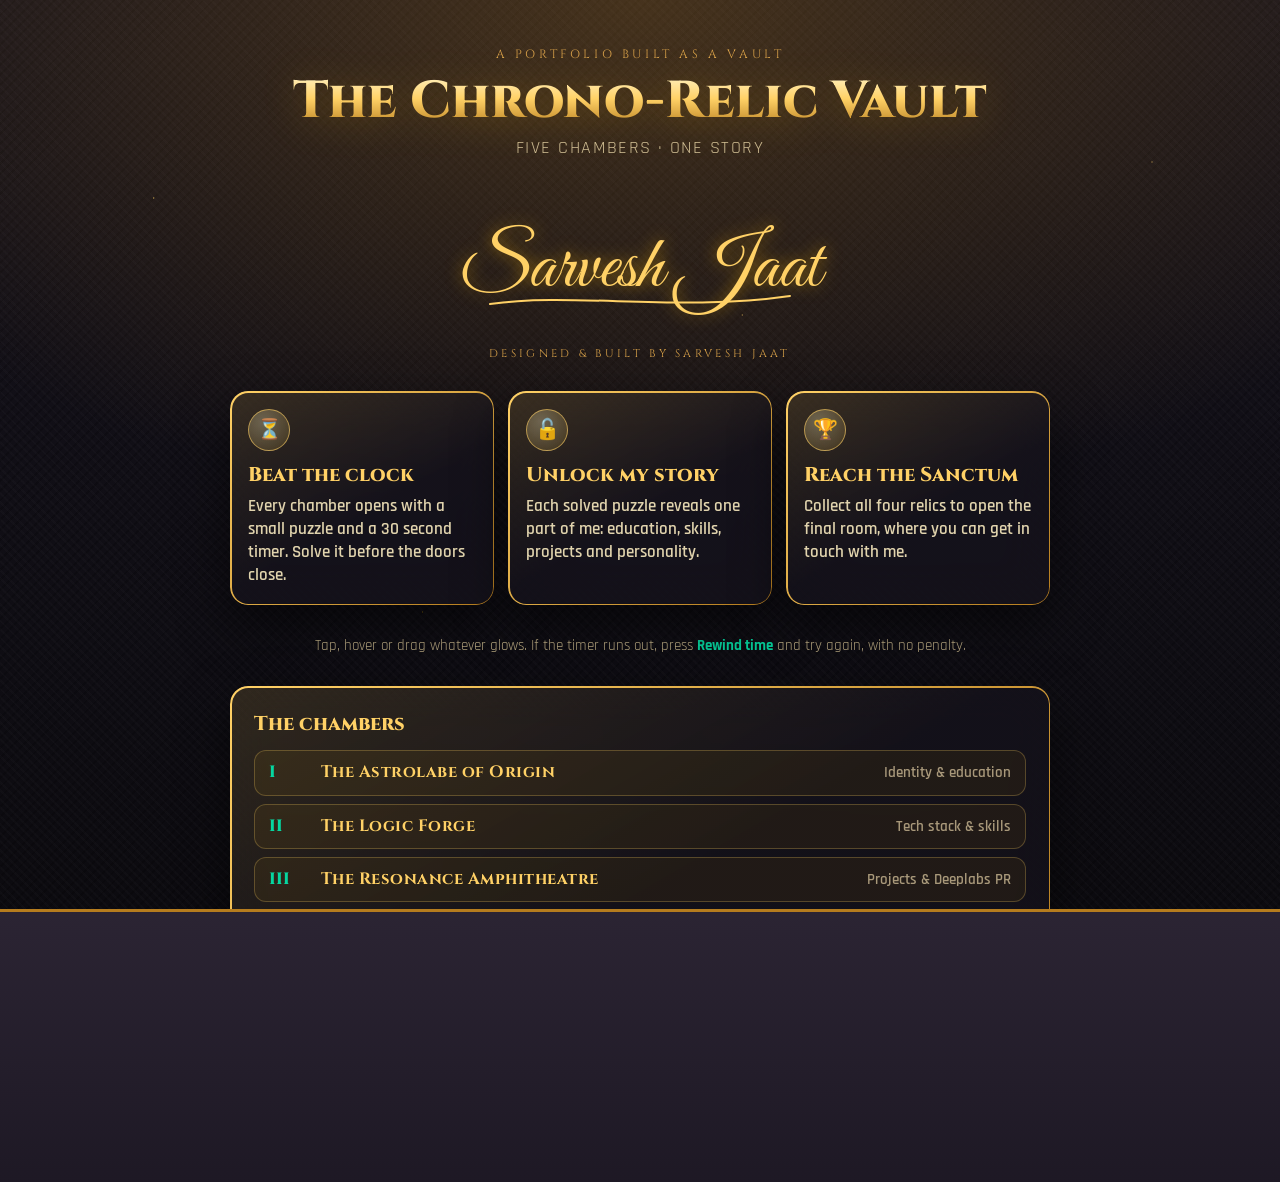
<file: index.html>
<!DOCTYPE html>
<html lang="en">
<head>
<meta charset="utf-8">
<meta name="viewport" content="width=device-width, initial-scale=1, viewport-fit=cover">
<meta name="theme-color" content="#0B0A0E">
<link rel="icon" href="favicon.svg" type="image/svg+xml">
<link rel="icon" href="favicon-32.png" sizes="32x32" type="image/png">
<link rel="apple-touch-icon" href="apple-touch-icon.png">
<title>The Chrono-Relic Vault — Sarvesh Jaat's Portfolio</title>
<meta name="description" content="Sarvesh Jaat's portfolio built as an interactive vault. Solve five puzzle chambers to explore his education, skills, projects, interests and contact details.">
<link rel="canonical" href="https://sj-portfolio-inky.vercel.app/">
<meta property="og:type" content="website">
<meta property="og:site_name" content="The Chrono-Relic Vault">
<meta property="og:title" content="The Chrono-Relic Vault — Sarvesh Jaat's Portfolio">
<meta property="og:description" content="Sarvesh Jaat's portfolio built as an interactive vault. Solve five puzzle chambers to explore his education, skills, projects, interests and contact details.">
<meta property="og:url" content="https://sj-portfolio-inky.vercel.app/">
<meta property="og:image" content="https://sj-portfolio-inky.vercel.app/og-image.jpg">
<meta property="og:image:width" content="1200">
<meta property="og:image:height" content="630">
<meta property="og:image:alt" content="Sarvesh Jaat, B.Tech CSE student at IIIT Raichur">
<meta name="twitter:card" content="summary_large_image">
<meta name="twitter:title" content="The Chrono-Relic Vault — Sarvesh Jaat's Portfolio">
<meta name="twitter:description" content="Sarvesh Jaat's portfolio built as an interactive vault. Solve five puzzle chambers to explore his education, skills, projects, interests and contact details.">
<meta name="twitter:image" content="https://sj-portfolio-inky.vercel.app/og-image.jpg">
<link rel="preconnect" href="https://fonts.googleapis.com">
<link rel="preconnect" href="https://fonts.gstatic.com" crossorigin>
<link rel="stylesheet" href="https://fonts.googleapis.com/css2?family=Cinzel:wght@600;800&amp;family=Rajdhani:wght@500;600;700&amp;family=Great+Vibes&amp;display=swap">
<link rel="stylesheet" href="vault.css">
<link rel="stylesheet" href="p0.css">
</head>
<body>
<div class="vault p0" id="vault">
  <div class="dust" aria-hidden="true"></div>
  <div class="gate t" aria-hidden="true"></div>
  <div class="gate b" aria-hidden="true"></div>

  <main class="stage">
    <header class="head">
      <p class="eyebrow">A portfolio built as a vault</p>
      <h1>The Chrono-Relic Vault</h1>
      <p class="sub">Five chambers · one story</p>
    </header>

    <svg class="sig" viewBox="0 0 420 110" role="img" aria-label="Signature: Sarvesh Jaat">
      <text x="210" y="74" text-anchor="middle">Sarvesh Jaat</text>
      <path class="under" pathLength="1" d="M60 92 C140 80 250 100 360 84"/>
    </svg>
    <p class="by">Designed &amp; built by Sarvesh Jaat</p>

    <section class="how" aria-label="How it works">
      <div class="glass"><span class="ic" aria-hidden="true">⏳</span><h2>Beat the clock</h2><p>Every chamber opens with a small puzzle and a 30 second timer. Solve it before the doors close.</p></div>
      <div class="glass"><span class="ic" aria-hidden="true">🔓</span><h2>Unlock my story</h2><p>Each solved puzzle reveals one part of me: education, skills, projects and personality.</p></div>
      <div class="glass"><span class="ic" aria-hidden="true">🏆</span><h2>Reach the Sanctum</h2><p>Collect all four relics to open the final room, where you can get in touch with me.</p></div>
    </section>
    <p class="tip">Tap, hover or drag whatever glows. If the timer runs out, press <b>Rewind time</b> and try again, with no penalty.</p>

    <section class="map glass" aria-label="The chambers">
      <h2>The chambers</h2>
      <ol>
        <li><b>The Astrolabe of Origin</b><span>Identity &amp; education</span></li>
        <li><b>The Logic Forge</b><span>Tech stack &amp; skills</span></li>
        <li><b>The Resonance Amphitheatre</b><span>Projects &amp; Deeplabs PR</span></li>
        <li><b>The Chronos Compass</b><span>About me &amp; interests</span></li>
        <li><b>The Grand Alchemist's Sanctum</b><span>Overview &amp; contact</span></li>
      </ol>
    </section>

    <a class="begin" href="chamber-1.html">Begin the journey <span aria-hidden="true">▸</span></a>
  </main>
</div>
</body>
</html>
</file>
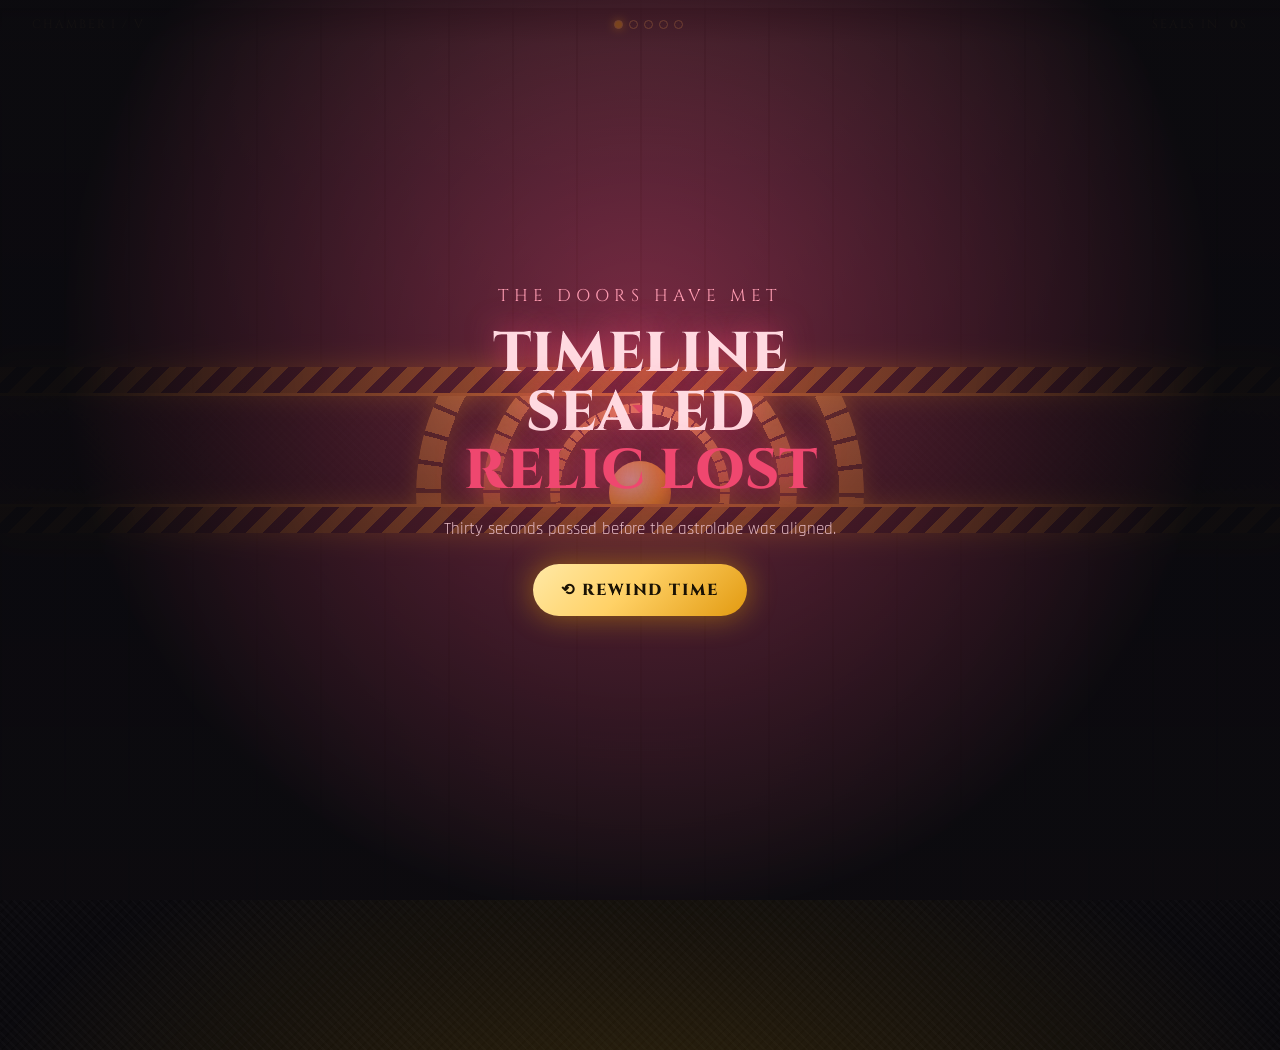
<file: chamber-1.html>
<!DOCTYPE html>
<html lang="en">
<head>
<meta charset="utf-8">
<meta name="viewport" content="width=device-width, initial-scale=1, viewport-fit=cover">
<meta name="theme-color" content="#0B0A0E">
<link rel="icon" href="favicon.svg" type="image/svg+xml">
<link rel="icon" href="favicon-32.png" sizes="32x32" type="image/png">
<link rel="apple-touch-icon" href="apple-touch-icon.png">
<title>Chamber I · The Astrolabe of Origin — Sarvesh Jaat</title>
<meta name="description" content="Chamber I of Sarvesh Jaat's portfolio: B.Tech CSE student at IIIT Raichur, JEE Main 95.1 percentile, school scores and where he comes from. Align the astrolabe.">
<link rel="canonical" href="https://sj-portfolio-inky.vercel.app/chamber-1.html">
<meta property="og:type" content="website">
<meta property="og:site_name" content="The Chrono-Relic Vault">
<meta property="og:title" content="Chamber I · The Astrolabe of Origin — Sarvesh Jaat">
<meta property="og:description" content="Chamber I of Sarvesh Jaat's portfolio: B.Tech CSE student at IIIT Raichur, JEE Main 95.1 percentile, school scores and where he comes from. Align the astrolabe.">
<meta property="og:url" content="https://sj-portfolio-inky.vercel.app/chamber-1.html">
<meta property="og:image" content="https://sj-portfolio-inky.vercel.app/og-image.jpg">
<meta property="og:image:width" content="1200">
<meta property="og:image:height" content="630">
<meta property="og:image:alt" content="Sarvesh Jaat, B.Tech CSE student at IIIT Raichur">
<meta name="twitter:card" content="summary_large_image">
<meta name="twitter:title" content="Chamber I · The Astrolabe of Origin — Sarvesh Jaat">
<meta name="twitter:description" content="Chamber I of Sarvesh Jaat's portfolio: B.Tech CSE student at IIIT Raichur, JEE Main 95.1 percentile, school scores and where he comes from. Align the astrolabe.">
<meta name="twitter:image" content="https://sj-portfolio-inky.vercel.app/og-image.jpg">
<link rel="preconnect" href="https://fonts.googleapis.com">
<link rel="preconnect" href="https://fonts.gstatic.com" crossorigin>
<link rel="stylesheet" href="https://fonts.googleapis.com/css2?family=Cinzel:wght@600;800&amp;family=Rajdhani:wght@500;600;700&amp;display=swap">
<link rel="stylesheet" href="vault.css">
<link rel="stylesheet" href="p1.css">
</head>
<body>
<div class="vault p1" id="vault">

  <!-- state inputs (siblings of .stage so ~ selectors work) -->
  <input type="checkbox" id="r1" class="lock-in in-r1">
  <input type="checkbox" id="r2" class="lock-in in-r2">
  <input type="checkbox" id="r3" class="lock-in in-r3 puzzle-lock">
  <input type="radio" name="orb" id="oS" class="in-oS" checked>
  <input type="radio" name="orb" id="o1" class="in-o1">
  <input type="radio" name="orb" id="o2" class="in-o2">
  <input type="radio" name="orb" id="o3" class="in-o3">

  <div class="dust" aria-hidden="true"></div>
  <div class="vignette" aria-hidden="true"></div>

  <div class="hud">
    <span class="chip">Chamber I / V</span>
    <span class="pips" aria-hidden="true"><i class="on"></i><i></i><i></i><i></i><i></i></span>
    <span class="clock"><span class="state-run">Seals in <b class="count"></b>s</span><span class="state-ok">Seal broken</span></span>
    <div class="hourglass" aria-hidden="true"><i></i></div>
  </div>

  <div class="door-wrap top" aria-hidden="true"><div class="door"></div></div>
  <div class="door-wrap bot" aria-hidden="true"><div class="door"></div></div>

  <main class="stage">
    <header class="head">
      <p class="eyebrow">The Chrono-Relic Vault · Chamber I</p>
      <h1>The Astrolabe of Origin</h1>
      <p class="sub">Identity &amp; Education</p>
      <p class="mission"><span class="m-run">Click the 3 ring locks, outer → inner, before the vault seals</span><span class="m-done">Astrolabe aligned — hover or tap a sphere</span></p>
    </header>

    <div class="scene">
      <!-- LOCK: the astrolabe -->
      <div class="astro fadeout">
        <span class="mark" aria-hidden="true"></span>
        <label class="ring ring1" for="r1" aria-label="Lock outer ring"></label>
        <label class="ring ring2" for="r2" aria-label="Lock middle ring"></label>
        <label class="ring ring3" for="r3" aria-label="Lock inner ring"></label>
        <span class="core" aria-hidden="true"></span>
      </div>

      <!-- REVEAL: the floating orrery -->
      <div class="orrery swapin">
        <div class="plane">
          <i class="halo"></i>
          <div class="orbit ob1"><div class="ox"><div class="oy"><label class="planet hv pl1" for="o1" aria-label="Orbit 1 – Origin"><b>I</b></label></div></div></div>
          <div class="orbit ob2"><div class="ox"><div class="oy"><label class="planet hv pl2" for="o2" aria-label="Orbit 2 – Primary Engine"><b>II</b></label></div></div></div>
          <div class="orbit ob3"><div class="ox"><div class="oy"><label class="planet hv pl3" for="o3" aria-label="Orbit 3 – Entrance Exam"><b>III</b></label></div></div></div>
          <label class="sun hv pls" for="oS" aria-label="Core Sun"><b>SJ</b></label>
        </div>
      </div>
    </div>

    <p class="lamps" aria-hidden="true"><i class="l1"></i><i class="l2"></i><i class="l3"></i></p>

    <section class="lens glass swapin" aria-live="polite">
      <div class="info iS">
        <p class="k">Core Sun</p>
        <h2>Sarvesh Jaat</h2>
        <p class="v">ID · CS26B1050</p>
      </div>
      <div class="info i1">
        <p class="k">Orbit I · Origin</p>
        <h2>Rajasthan, India</h2>
        <p class="v">Born 25 October 2007</p>
        <p class="v">Where it all began</p>
      </div>
      <div class="info i2">
        <p class="k">Orbit II · Primary Engine</p>
        <h2>B.Tech · Computer Science &amp; Engineering</h2>
        <p class="v">IIIT Raichur · 2026 – Present</p>
      </div>
      <div class="info i3">
        <p class="k">Orbit III · Entrance Exam</p>
        <h2>JEE Main · 95.1 Percentile</h2>
        <p class="v">Year 2026</p>
      </div>
      <p class="hint">Hover a sphere to inspect it · on touch, tap a sphere (tap the sun to resume orbit)</p>
    </section>
    <!-- PORTRAIT: put your picture file next to index.html and change the src below (default: photo.jpg) -->
    <section class="portrait reveal" aria-label="Portrait">
      <div class="pt-wrap">
        <div class="pt-frame">
          <span class="pt-orbit" aria-hidden="true"></span>
          <div class="pt-arch" role="img" aria-label="Portrait of Sarvesh Jaat">
            <span class="pt-mono" aria-hidden="true">SJ</span>
            <img class="pt-img" src="portfolio.jpeg" alt="" width="260" height="325">
            <span class="pt-shine" aria-hidden="true"></span>
          </div>
          <i class="pt-gem g1" aria-hidden="true"></i><i class="pt-gem g2" aria-hidden="true"></i>
        </div>
        <div class="pt-plate glass">
          <p class="k">The Keeper of the Vault</p>
          <h2>Sarvesh Jaat</h2>
          <p class="v">B.Tech CSE · IIIT Raichur</p>
        </div>
      </div>
    </section>
  <section class="edu glass reveal" aria-label="Education ledger">
      <p class="k">Education Ledger</p>
      <div class="tw"><table class="vt">
        <thead><tr><th>Level</th><th>Institute</th><th>Year</th><th>Score</th></tr></thead>
        <tbody>
          <tr style="--i:0"><td>B.Tech CSE</td><td>IIIT Raichur</td><td>Current</td><td><em class="live">Ongoing</em></td></tr>
          <tr style="--i:1"><td>Class XII</td><td>Board</td><td>2025–26</td><td>85%<span class="meter"><i style="--p:85%"></i></span></td></tr>
          <tr style="--i:2"><td>Class X</td><td>Board</td><td>2023–24</td><td>93%<span class="meter"><i style="--p:93%"></i></span></td></tr>
          <tr style="--i:3"><td>JEE Main</td><td>NTA</td><td>2026</td><td>95.1 %ile<span class="meter"><i style="--p:95.1%"></i></span></td></tr>
        </tbody>
      </table></div>
    </section>
  </main>

  <a class="portal" href="chamber-2.html">
    <span class="arch" aria-hidden="true"></span>
    <span class="ptxt"><small>Chamber II unlocked</small><b>Enter the Logic Forge</b></span>
    <span class="arrow" aria-hidden="true">▸</span>
  </a>

  <div class="shock" aria-hidden="true"></div>

  <section class="loss" aria-live="assertive">
    <div class="loss-box">
      <p class="eyebrow">The doors have met</p>
      <h2>TIMELINE SEALED<br><span>RELIC LOST</span></h2>
      <p>Thirty seconds passed before the astrolabe was aligned.</p>
      <a class="rewind" href="chamber-1.html">⟲ Rewind time</a>
    </div>
  </section>
</div>
</body>
</html>
</file>
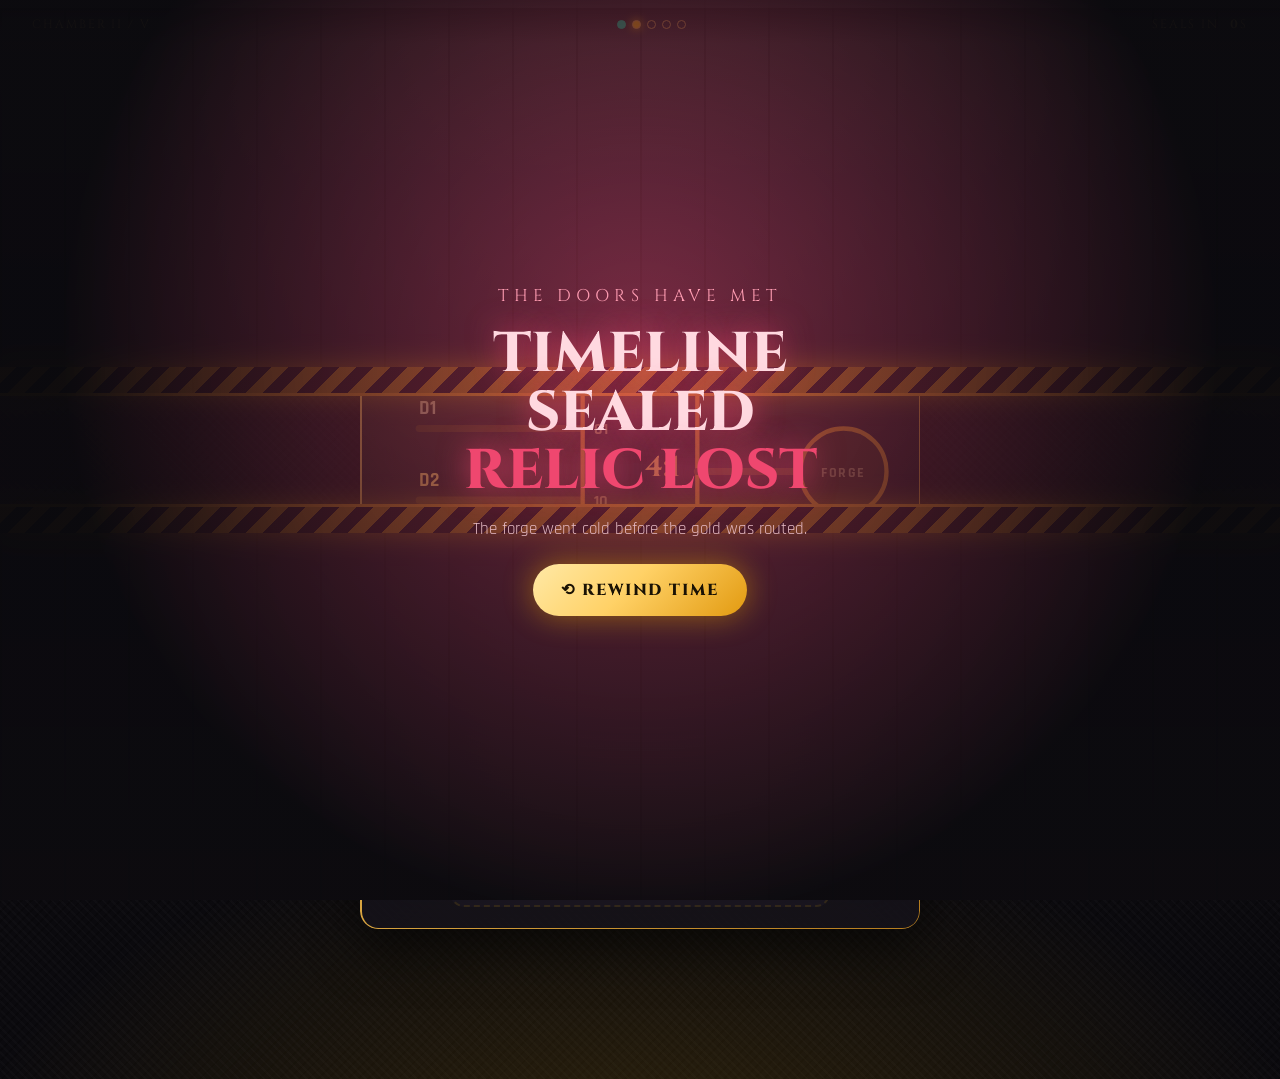
<file: chamber-2.html>
<!DOCTYPE html>
<html lang="en">
<head>
<meta charset="utf-8">
<meta name="viewport" content="width=device-width, initial-scale=1, viewport-fit=cover">
<meta name="theme-color" content="#0B0A0E">
<link rel="icon" href="favicon.svg" type="image/svg+xml">
<link rel="icon" href="favicon-32.png" sizes="32x32" type="image/png">
<link rel="apple-touch-icon" href="apple-touch-icon.png">
<title>Chamber II · The Logic Forge — Sarvesh Jaat</title>
<meta name="description" content="Chamber II of Sarvesh Jaat's portfolio: skills in Python, C, HTML, Linux and the command line, plus AI/ML and leadership. Route the gold to open the forge.">
<link rel="canonical" href="https://sj-portfolio-inky.vercel.app/chamber-2.html">
<meta property="og:type" content="website">
<meta property="og:site_name" content="The Chrono-Relic Vault">
<meta property="og:title" content="Chamber II · The Logic Forge — Sarvesh Jaat">
<meta property="og:description" content="Chamber II of Sarvesh Jaat's portfolio: skills in Python, C, HTML, Linux and the command line, plus AI/ML and leadership. Route the gold to open the forge.">
<meta property="og:url" content="https://sj-portfolio-inky.vercel.app/chamber-2.html">
<meta property="og:image" content="https://sj-portfolio-inky.vercel.app/og-image.jpg">
<meta property="og:image:width" content="1200">
<meta property="og:image:height" content="630">
<meta property="og:image:alt" content="Sarvesh Jaat, B.Tech CSE student at IIIT Raichur">
<meta name="twitter:card" content="summary_large_image">
<meta name="twitter:title" content="Chamber II · The Logic Forge — Sarvesh Jaat">
<meta name="twitter:description" content="Chamber II of Sarvesh Jaat's portfolio: skills in Python, C, HTML, Linux and the command line, plus AI/ML and leadership. Route the gold to open the forge.">
<meta name="twitter:image" content="https://sj-portfolio-inky.vercel.app/og-image.jpg">
<link rel="preconnect" href="https://fonts.googleapis.com">
<link rel="preconnect" href="https://fonts.gstatic.com" crossorigin>
<link rel="stylesheet" href="https://fonts.googleapis.com/css2?family=Cinzel:wght@600;800&amp;family=Rajdhani:wght@500;600;700&amp;display=swap">
<link rel="stylesheet" href="vault.css">
<link rel="stylesheet" href="p2.css">
</head>
<body>
<div class="vault p2" id="vault">

  <!-- order matters: s0, s1, en are adjacent siblings for the routing selectors -->
  <input type="checkbox" id="s0" class="in-s0">
  <input type="checkbox" id="s1" class="in-s1">
  <input type="checkbox" id="en" class="in-en">
  <input type="checkbox" id="pour" class="puzzle-lock in-pour">

  <div class="dust" aria-hidden="true"></div>
  <div class="vignette" aria-hidden="true"></div>

  <div class="hud">
    <span class="chip">Chamber II / V</span>
    <span class="pips" aria-hidden="true"><i class="done"></i><i class="on"></i><i></i><i></i><i></i></span>
    <span class="clock"><span class="state-run">Seals in <b class="count"></b>s</span><span class="state-ok">Seal broken</span></span>
    <div class="hourglass" aria-hidden="true"><i></i></div>
  </div>

  <div class="door-wrap top" aria-hidden="true"><div class="door"></div></div>
  <div class="door-wrap bot" aria-hidden="true"><div class="door"></div></div>

  <main class="stage">
    <header class="head">
      <p class="eyebrow">The Chrono-Relic Vault · Chamber II</p>
      <h1>The Logic Forge</h1>
      <p class="sub">Tech Stack &amp; Skills</p>
      <p class="mission"><span class="m-run">Route the gold down channel D2 into the forge, then pour</span><span class="m-done">Four ingots cast — hover or tap one to turn it</span></p>
    </header>

    <!-- LOCK: 4-to-1 multiplexer -->
    <section class="circuit-zone glass collapse">
      <svg class="mux" viewBox="0 0 360 270" role="img" aria-label="4 to 1 multiplexer circuit routing into the forge">
        <defs>
          <radialGradient id="forgeG" cx="50%" cy="40%" r="65%">
            <stop offset="0" stop-color="#fff4c9"/><stop offset=".5" stop-color="#FFB703"/><stop offset="1" stop-color="#6b4300"/>
          </radialGradient>
        </defs>
        <g class="rails">
          <path class="ch ch0" d="M26 55 H140"/>
          <path class="ch ch1" d="M26 105 H140"/>
          <path class="ch ch2" d="M26 155 H140"/>
          <path class="ch ch3" d="M26 205 H140"/>
        </g>
        <polygon class="mux-body" points="140,20 220,80 220,190 140,250"/>
        <path class="outp" d="M220 135 H292"/>
        <circle class="forge" cx="322" cy="135" r="30"/>
        <g class="lbl">
          <text x="26" y="45">D0</text><text x="26" y="95">D1</text><text x="26" y="145" class="tgt">D2</text><text x="26" y="195">D3</text>
          <text x="148" y="59" class="code">00</text><text x="148" y="109" class="code">01</text><text x="148" y="159" class="code">10</text><text x="148" y="209" class="code">11</text>
          <text x="196" y="138" class="muxt" text-anchor="middle">4:1</text>
          <text x="322" y="139" class="fgt" text-anchor="middle">FORGE</text>
        </g>
      </svg>

      <p class="route"><span class="msg msg-off">ENABLE OFF — NO FLOW</span><span class="msg msg-bad">IMPURE ALLOY — WRONG CHANNEL</span><span class="msg msg-ok">PURE FLOW ON D2 — READY TO POUR</span></p>
      <p class="rule">Forge accepts <b>D2</b> only · channel = <b>S1 S0</b> in binary · so <b>S1=1, S0=0, Enable=1</b></p>

      <div class="switches">
        <div class="sw sw-s0"><b>S0</b><label class="tog" for="s0" aria-label="Toggle S0"><span class="knob"></span></label><em class="val"></em></div>
        <div class="sw sw-s1"><b>S1</b><label class="tog" for="s1" aria-label="Toggle S1"><span class="knob"></span></label><em class="val"></em></div>
        <div class="sw sw-en"><b>Enable</b><label class="tog" for="en" aria-label="Toggle Enable"><span class="knob"></span></label><em class="val"></em></div>
      </div>

      <label class="pour-lbl" for="pour">⚒ Pour the molten gold</label>
    </section>

    <!-- REVEAL: skill ingots + table -->
    <section class="ingots reveal" aria-label="Skill ingots">
      <div class="ingot">
        <span class="aura" aria-hidden="true"></span><span class="floor" aria-hidden="true"></span><span class="spk" aria-hidden="true"><i></i><i></i><i></i><i></i></span>
        <input type="checkbox" id="g1" class="g-in">
        <label class="ing" for="g1" aria-label="Ingot 1 – Programming">
          <span class="cube">
            <span class="face top"></span><span class="face bottom"></span>
            <span class="face f0"><i>I</i><h3>Programming</h3><small>turn me</small></span>
            <span class="face f1"><h3>Python</h3><p>Primary language</p></span><span class="face f2"><h3>C</h3><p>Systems fundamentals</p></span><span class="face f3"><h3>HTML &amp; Web</h3><p>Basic web development</p></span>
          </span>
        </label>
      </div>
      <div class="ingot">
        <span class="aura" aria-hidden="true"></span><span class="floor" aria-hidden="true"></span><span class="spk" aria-hidden="true"><i></i><i></i><i></i><i></i></span>
        <input type="checkbox" id="g2" class="g-in">
        <label class="ing" for="g2" aria-label="Ingot 2 – Linux &amp; CLI">
          <span class="cube">
            <span class="face top"></span><span class="face bottom"></span>
            <span class="face f0"><i>II</i><h3>Linux &amp; CLI</h3><small>turn me</small></span>
            <span class="face f1"><h3>Ubuntu</h3><p>Linux environment</p></span><span class="face f2"><h3>Debian</h3><p>Linux environment</p></span><span class="face f3"><h3>Command Line</h3><p>Comfortable in the terminal</p></span>
          </span>
        </label>
      </div>
      <div class="ingot">
        <span class="aura" aria-hidden="true"></span><span class="floor" aria-hidden="true"></span><span class="spk" aria-hidden="true"><i></i><i></i><i></i><i></i></span>
        <input type="checkbox" id="g3" class="g-in">
        <label class="ing" for="g3" aria-label="Ingot 3 – AI / ML">
          <span class="cube">
            <span class="face top"></span><span class="face bottom"></span>
            <span class="face f0"><i>III</i><h3>AI / ML</h3><small>turn me</small></span>
            <span class="face f1"><h3>Acoustic Signal Model</h3><p>Current project</p></span><span class="face f2"><h3>ML &amp; Deep Learning</h3><p>Ongoing course</p></span><span class="face f3"><h3>AI/ML Enthusiast</h3><p>Learning every day</p></span>
          </span>
        </label>
      </div>
      <div class="ingot">
        <span class="aura" aria-hidden="true"></span><span class="floor" aria-hidden="true"></span><span class="spk" aria-hidden="true"><i></i><i></i><i></i><i></i></span>
        <input type="checkbox" id="g4" class="g-in">
        <label class="ing" for="g4" aria-label="Ingot 4 – Leadership &amp; Soft Skills">
          <span class="cube">
            <span class="face top"></span><span class="face bottom"></span>
            <span class="face f0"><i>IV</i><h3>Leadership &amp; Soft Skills</h3><small>turn me</small></span>
            <span class="face f1"><h3>Team Leadership</h3><p>Guiding teams to project goals</p></span><span class="face f2"><h3>Event Management</h3><p>Coordinating group efforts</p></span><span class="face f3"><h3>Time Management</h3><p>Balancing multiple tasks</p></span>
          </span>
        </label>
      </div>
    </section>

    <section class="skilltbl glass reveal" aria-label="Skills table">
      <p class="k">Skills Ledger</p>
      <div class="tw"><table class="vt">
        <thead><tr><th>Area</th><th>Skills</th></tr></thead>
        <tbody>
          <tr style="--i:0"><td>Programming</td><td><span class="tag" style="--j:0">Python</span><span class="tag" style="--j:1">C</span><span class="tag" style="--j:2">HTML &amp; basic web</span></td></tr>
          <tr style="--i:1"><td>Environment</td><td><span class="tag" style="--j:0">Linux (Ubuntu/Debian)</span><span class="tag" style="--j:1">Command Line</span></td></tr>
          <tr style="--i:2"><td>AI / ML</td><td><span class="tag" style="--j:0">Acoustic Signal Model</span><span class="tag" style="--j:1">ML &amp; DL course</span></td></tr>
          <tr style="--i:3"><td>Leadership</td><td><span class="tag" style="--j:0">Managing Team · Deeplabs PR</span><span class="tag" style="--j:1">Team leadership</span></td></tr>
          <tr style="--i:4"><td>Management</td><td><span class="tag" style="--j:0">Event management</span><span class="tag" style="--j:1">Time management</span></td></tr>
        </tbody>
      </table></div>
    </section>
  </main>

  <a class="portal" href="chamber-3.html">
    <span class="arch" aria-hidden="true"></span>
    <span class="ptxt"><small>Chamber III unlocked</small><b>Ride the lift down</b></span>
    <span class="arrow" aria-hidden="true">▸</span>
  </a>

  <div class="shock" aria-hidden="true"></div>

  <section class="loss" aria-live="assertive">
    <div class="loss-box">
      <p class="eyebrow">The doors have met</p>
      <h2>TIMELINE SEALED<br><span>RELIC LOST</span></h2>
      <p>The forge went cold before the gold was routed.</p>
      <a class="rewind" href="chamber-2.html">⟲ Rewind time</a>
    </div>
  </section>
</div>
</body>
</html>
</file>
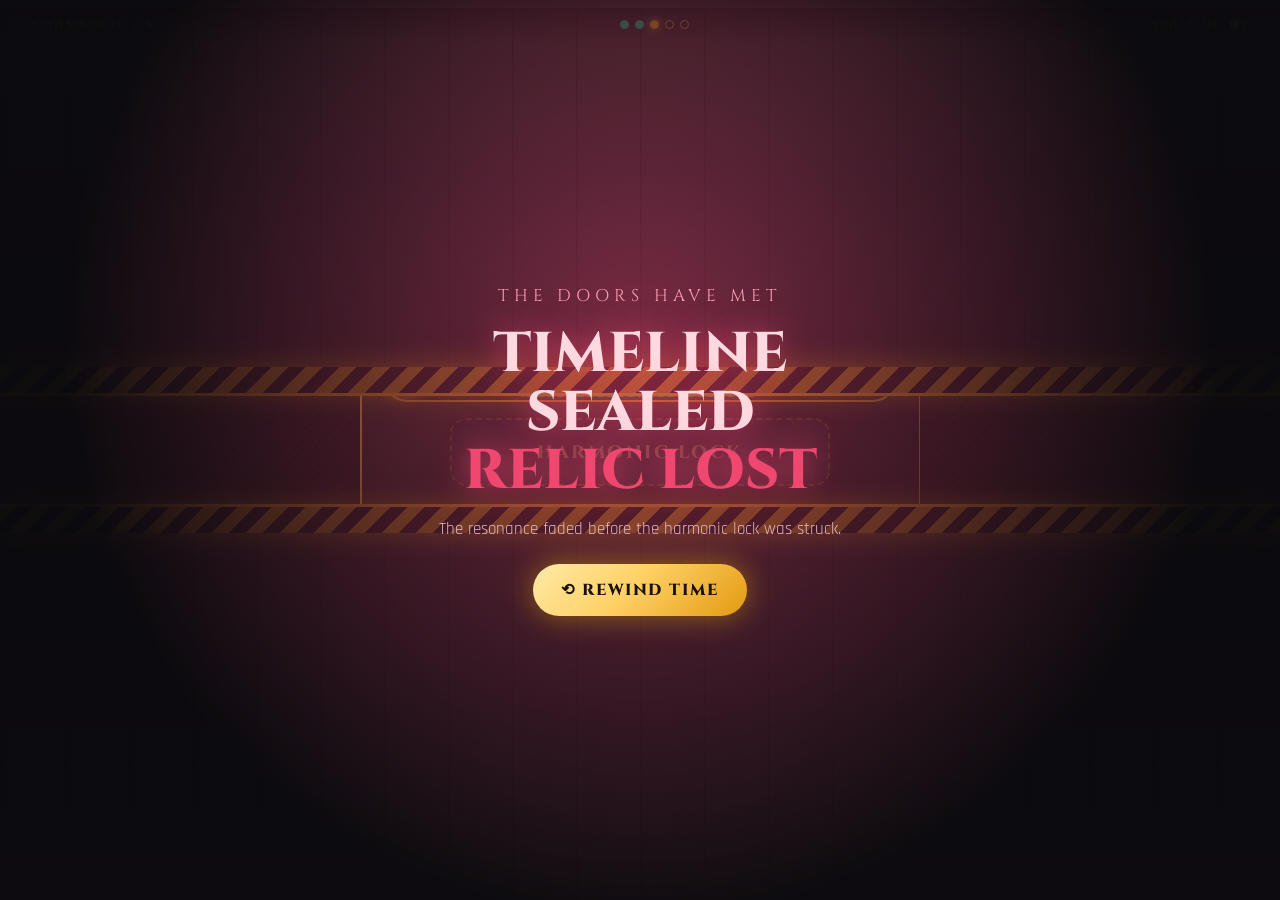
<file: chamber-3.html>
<!DOCTYPE html>
<html lang="en">
<head>
<meta charset="utf-8">
<meta name="viewport" content="width=device-width, initial-scale=1, viewport-fit=cover">
<meta name="theme-color" content="#0B0A0E">
<link rel="icon" href="favicon.svg" type="image/svg+xml">
<link rel="icon" href="favicon-32.png" sizes="32x32" type="image/png">
<link rel="apple-touch-icon" href="apple-touch-icon.png">
<title>Chamber III · The Resonance Amphitheatre — Sarvesh Jaat</title>
<meta name="description" content="Chamber III of Sarvesh Jaat's portfolio: his acoustic signal differentiation project using MFCC, DTW and SVM, and his work in the Deeplabs IIIT Raichur PR team.">
<link rel="canonical" href="https://sj-portfolio-inky.vercel.app/chamber-3.html">
<meta property="og:type" content="website">
<meta property="og:site_name" content="The Chrono-Relic Vault">
<meta property="og:title" content="Chamber III · The Resonance Amphitheatre — Sarvesh Jaat">
<meta property="og:description" content="Chamber III of Sarvesh Jaat's portfolio: his acoustic signal differentiation project using MFCC, DTW and SVM, and his work in the Deeplabs IIIT Raichur PR team.">
<meta property="og:url" content="https://sj-portfolio-inky.vercel.app/chamber-3.html">
<meta property="og:image" content="https://sj-portfolio-inky.vercel.app/og-image.jpg">
<meta property="og:image:width" content="1200">
<meta property="og:image:height" content="630">
<meta property="og:image:alt" content="Sarvesh Jaat, B.Tech CSE student at IIIT Raichur">
<meta name="twitter:card" content="summary_large_image">
<meta name="twitter:title" content="Chamber III · The Resonance Amphitheatre — Sarvesh Jaat">
<meta name="twitter:description" content="Chamber III of Sarvesh Jaat's portfolio: his acoustic signal differentiation project using MFCC, DTW and SVM, and his work in the Deeplabs IIIT Raichur PR team.">
<meta name="twitter:image" content="https://sj-portfolio-inky.vercel.app/og-image.jpg">
<link rel="preconnect" href="https://fonts.googleapis.com">
<link rel="preconnect" href="https://fonts.gstatic.com" crossorigin>
<link rel="stylesheet" href="https://fonts.googleapis.com/css2?family=Cinzel:wght@600;800&amp;family=Rajdhani:wght@500;600;700&amp;display=swap">
<link rel="stylesheet" href="vault.css">
<link rel="stylesheet" href="p3.css">
</head>
<body>
<div class="vault p3" id="vault">

  <input type="checkbox" id="lock3" class="puzzle-lock in-lock3">
  <input type="radio" name="chord" id="chA" class="in-chA" checked>
  <input type="radio" name="chord" id="chB" class="in-chB">

  <div class="dust" aria-hidden="true"></div>
  <div class="vignette" aria-hidden="true"></div>

  <div class="hud">
    <span class="chip">Chamber III / V</span>
    <span class="pips" aria-hidden="true"><i class="done"></i><i class="done"></i><i class="on"></i><i></i><i></i></span>
    <span class="clock"><span class="state-run">Seals in <b class="count"></b>s</span><span class="state-ok">Seal broken</span></span>
    <div class="hourglass" aria-hidden="true"><i></i></div>
  </div>

  <div class="door-wrap top" aria-hidden="true"><div class="door"></div></div>
  <div class="door-wrap bot" aria-hidden="true"><div class="door"></div></div>

  <main class="stage">
    <header class="head">
      <p class="eyebrow">The Chrono-Relic Vault · Chamber III</p>
      <h1>The Resonance Amphitheatre</h1>
      <p class="sub">Acoustic Project &amp; Deeplabs PR</p>
      <p class="mission"><span class="m-run">Tap the lock while the ball glows green</span><span class="m-done">Chamber stabilised — strum the harp</span></p>
    </header>

    <!-- LOCK: slow resonator ball + big forgiving harmonic-lock window -->
    <section class="resonator glass collapse">
      <div class="wavefield" aria-hidden="true">
        <svg class="wave" viewBox="0 0 400 60" preserveAspectRatio="none"><path d="M0 30 Q25 0 50 30 T100 30 T150 30 T200 30 T250 30 T300 30 T350 30 T400 30 T450 30 T500 30 T550 30 T600 30 T650 30 T700 30 T750 30 T800 30" /></svg>
      </div>
      <div class="track" aria-hidden="true">
        <i class="zone"></i>
        <i class="ball"></i>
      </div>
      <div class="lockbox">
        <span class="lockface" aria-hidden="true">HARMONIC LOCK</span>
        <label class="hit" for="lock3" aria-label="Harmonic Lock">TAP NOW!</label>
      </div>
      <p class="tip">The ball crosses slowly. While it is inside the green zone the lock lights up for about 2½ seconds — tap it.</p>
    </section>

    <!-- REVEAL: harp + holographic blueprint stage -->
    <section class="amph reveal">
      <div class="harp" role="group" aria-label="Golden harp">
        <label class="str sA" for="chA" style="--h:100%" aria-label="String 1"><i></i></label>
        <label class="str sA" for="chA" style="--h:94%" aria-label="String 2"><i></i></label>
        <label class="str sA" for="chA" style="--h:88%" aria-label="String 3"><i></i></label>
        <label class="str sA" for="chA" style="--h:82%" aria-label="String 4"><i></i></label>
        <label class="str sA" for="chA" style="--h:76%" aria-label="String 5"><i></i></label>
        <label class="str sA" for="chA" style="--h:70%" aria-label="String 6"><i></i></label>
        <label class="str sB" for="chB" style="--h:64%" aria-label="String 7"><i></i></label>
        <label class="str sB" for="chB" style="--h:58%" aria-label="String 8"><i></i></label>
        <label class="str sB" for="chB" style="--h:52%" aria-label="String 9"><i></i></label>
        <label class="str sB" for="chB" style="--h:46%" aria-label="String 10"><i></i></label>
        <label class="str sB" for="chB" style="--h:40%" aria-label="String 11"><i></i></label>
        <label class="str sB" for="chB" style="--h:34%" aria-label="String 12"><i></i></label>
      </div>
      <p class="harp-tip">Tap or hover the strings to switch chords</p>
      <p class="harp-key"><span class="ka">Strings 1–6 · Chord A</span><span class="kb">Strings 7–12 · Chord B</span></p>

      <div class="holo">
        <!-- Chord A -->
        <div class="hA">
          <p class="k">Harmonic Chord A</p>
          <h2>Acoustic Signal Differentiation System</h2>
          <div class="plates">
            <div class="plate" style="--k:0"><i>01</i><h3>Lossless WAV Capture</h3><p>Uncompressed audio in — nothing discarded</p></div>
            <div class="plate" style="--k:1"><i>02</i><h3>MFCC &amp; LPC Feature Extraction</h3><p>Spectral and vocal-tract features per frame</p></div>
            <div class="plate" style="--k:2"><i>03</i><h3>Dynamic Time Warping (DTW)</h3><p>Aligns utterances of different speed</p></div>
            <div class="plate" style="--k:3"><i>04</i><h3>SVM Classification</h3><p>Separates phonetically similar speech</p></div>
          </div>
        </div>
        <!-- Chord B -->
        <div class="hB">
          <p class="k">Harmonic Chord B</p>
          <h2>Deeplabs IIIT Raichur — PR Team</h2>
          <div class="plates">
            <div class="plate" style="--k:0"><i>01</i><h3>Managing Team Member</h3><p>Part of the managing team of the PR team</p></div>
            <div class="plate" style="--k:1"><i>02</i><h3>PR Event</h3><p>Organised the PR event for Deeplabs</p></div>
            <div class="plate" style="--k:2"><i>03</i><h3>Hackathon</h3><p>Organised the Deeplabs hackathon</p></div>
            <div class="plate" style="--k:3"><i>04</i><h3>Leadership &amp; Time Management</h3><p>Coordinating teams, balancing many tasks</p></div>
          </div>
        </div>
      </div>
    </section>
  </main>

  <a class="portal" href="chamber-4.html">
    <span class="arch" aria-hidden="true"></span>
    <span class="ptxt"><small>Chamber IV unlocked</small><b>Enter the vault tunnel</b></span>
    <span class="arrow" aria-hidden="true">▸</span>
  </a>

  <div class="shock" aria-hidden="true"></div>

  <section class="loss" aria-live="assertive">
    <div class="loss-box">
      <p class="eyebrow">The doors have met</p>
      <h2>TIMELINE SEALED<br><span>RELIC LOST</span></h2>
      <p>The resonance faded before the harmonic lock was struck.</p>
      <a class="rewind" href="chamber-3.html">⟲ Rewind time</a>
    </div>
  </section>
</div>
</body>
</html>
</file>
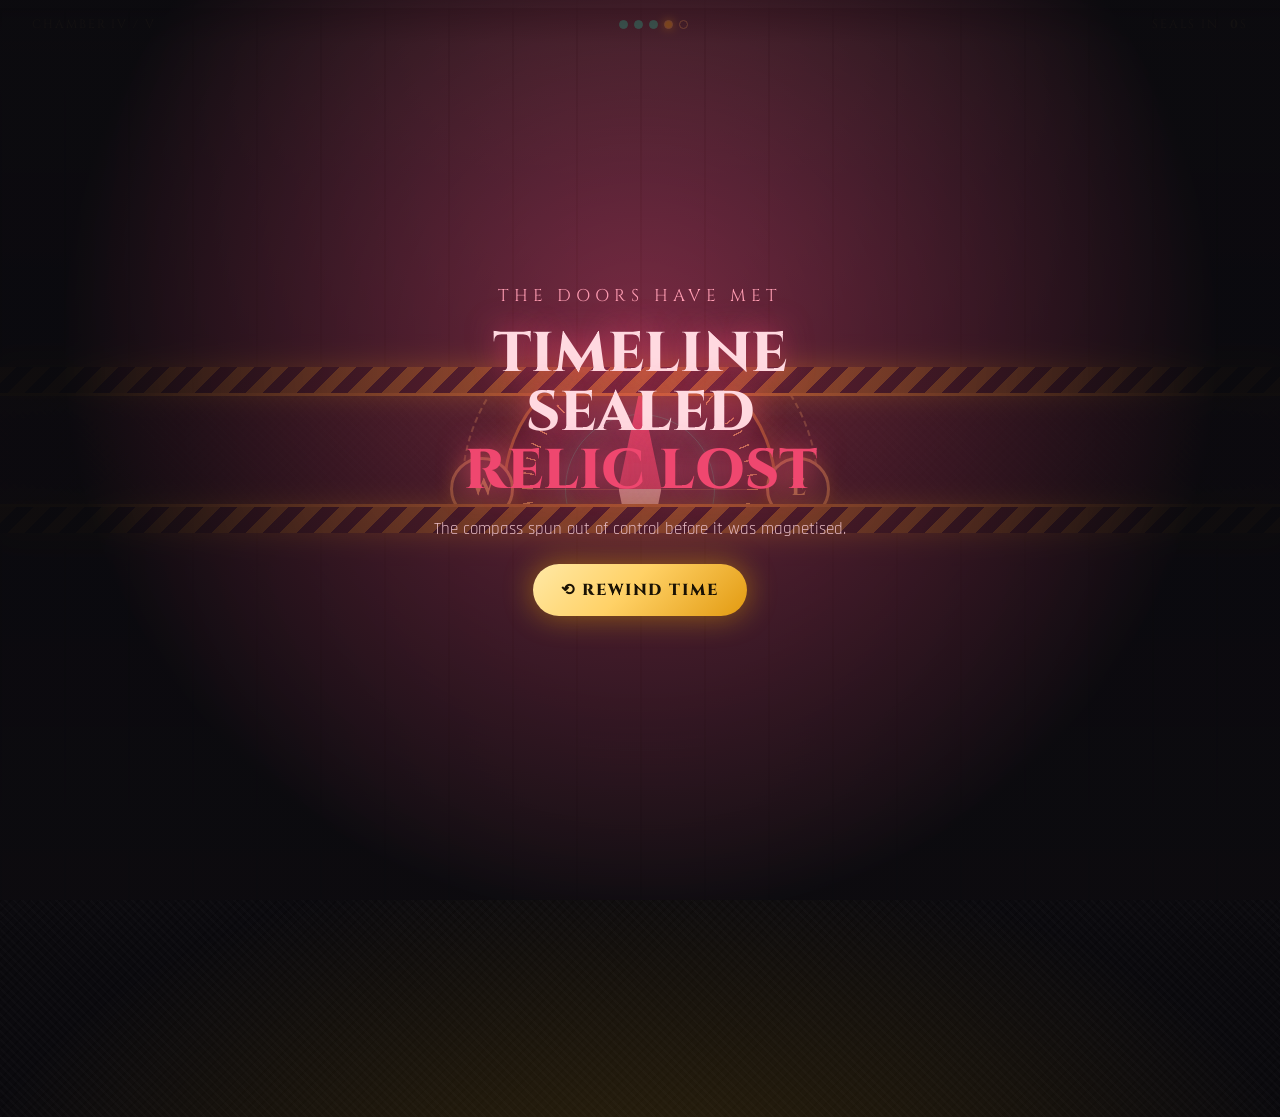
<file: chamber-4.html>
<!DOCTYPE html>
<html lang="en">
<head>
<meta charset="utf-8">
<meta name="viewport" content="width=device-width, initial-scale=1, viewport-fit=cover">
<meta name="theme-color" content="#0B0A0E">
<link rel="icon" href="favicon.svg" type="image/svg+xml">
<link rel="icon" href="favicon-32.png" sizes="32x32" type="image/png">
<link rel="apple-touch-icon" href="apple-touch-icon.png">
<title>Chamber IV · The Chronos Compass — Sarvesh Jaat</title>
<meta name="description" content="Chamber IV of Sarvesh Jaat's portfolio: his personality, work ethic, languages and interests. Magnetise the compass to unlock the four-sided obelisk.">
<link rel="canonical" href="https://sj-portfolio-inky.vercel.app/chamber-4.html">
<meta property="og:type" content="website">
<meta property="og:site_name" content="The Chrono-Relic Vault">
<meta property="og:title" content="Chamber IV · The Chronos Compass — Sarvesh Jaat">
<meta property="og:description" content="Chamber IV of Sarvesh Jaat's portfolio: his personality, work ethic, languages and interests. Magnetise the compass to unlock the four-sided obelisk.">
<meta property="og:url" content="https://sj-portfolio-inky.vercel.app/chamber-4.html">
<meta property="og:image" content="https://sj-portfolio-inky.vercel.app/og-image.jpg">
<meta property="og:image:width" content="1200">
<meta property="og:image:height" content="630">
<meta property="og:image:alt" content="Sarvesh Jaat, B.Tech CSE student at IIIT Raichur">
<meta name="twitter:card" content="summary_large_image">
<meta name="twitter:title" content="Chamber IV · The Chronos Compass — Sarvesh Jaat">
<meta name="twitter:description" content="Chamber IV of Sarvesh Jaat's portfolio: his personality, work ethic, languages and interests. Magnetise the compass to unlock the four-sided obelisk.">
<meta name="twitter:image" content="https://sj-portfolio-inky.vercel.app/og-image.jpg">
<link rel="preconnect" href="https://fonts.googleapis.com">
<link rel="preconnect" href="https://fonts.gstatic.com" crossorigin>
<link rel="stylesheet" href="https://fonts.googleapis.com/css2?family=Cinzel:wght@600;800&amp;family=Rajdhani:wght@500;600;700&amp;display=swap">
<link rel="stylesheet" href="vault.css">
<link rel="stylesheet" href="p4.css">
</head>
<body>
<div class="vault p4" id="vault">

  <!-- order matters: nN, nE, nS, nW are adjacent siblings for the "all four" selector -->
  <input type="checkbox" id="nN" class="in-nN">
  <input type="checkbox" id="nE" class="in-nE">
  <input type="checkbox" id="nS" class="in-nS">
  <input type="checkbox" id="nW" class="in-nW">
  <input type="checkbox" id="seal" class="puzzle-lock in-seal">
  <input type="radio" name="cam" id="c0" class="in-c0" checked>
  <input type="radio" name="cam" id="c90" class="in-c90">
  <input type="radio" name="cam" id="c180" class="in-c180">
  <input type="radio" name="cam" id="c270" class="in-c270">

  <div class="dust" aria-hidden="true"></div>
  <div class="vignette" aria-hidden="true"></div>

  <div class="hud">
    <span class="chip">Chamber IV / V</span>
    <span class="pips" aria-hidden="true"><i class="done"></i><i class="done"></i><i class="done"></i><i class="on"></i><i></i></span>
    <span class="clock"><span class="state-run">Seals in <b class="count"></b>s</span><span class="state-ok">Seal broken</span></span>
    <div class="hourglass" aria-hidden="true"><i></i></div>
  </div>

  <div class="door-wrap top" aria-hidden="true"><div class="door"></div></div>
  <div class="door-wrap bot" aria-hidden="true"><div class="door"></div></div>

  <main class="stage">
    <header class="head">
      <p class="eyebrow">The Chrono-Relic Vault · Chamber IV</p>
      <h1>The Chronos Compass</h1>
      <p class="sub">About Me, Languages &amp; Interests</p>
      <p class="mission"><span class="m-run">Magnetise N, E, S and W — then seal the core</span><span class="m-done">Obelisk risen — choose a camera angle</span></p>
    </header>

    <div class="arena">
      <!-- LOCK: the compass -->
      <div class="compass fadeout">
        <div class="dial"><i class="dial-ring"></i><i class="needle"></i></div>
        <label class="anc aN" for="nN" aria-label="Magnetise North"><b>N</b></label>
        <label class="anc aE" for="nE" aria-label="Magnetise East"><b>E</b></label>
        <label class="anc aS" for="nS" aria-label="Magnetise South"><b>S</b></label>
        <label class="anc aW" for="nW" aria-label="Magnetise West"><b>W</b></label>
        <label class="seal-lbl" for="seal" aria-label="Seal the core"><b>SEAL</b></label>
        <ul class="tease" aria-live="polite">
          <li class="tN"><b>N</b><span class="lk">locked</span><span class="op">Personality</span></li>
          <li class="tE"><b>E</b><span class="lk">locked</span><span class="op">Work ethic</span></li>
          <li class="tS"><b>S</b><span class="lk">locked</span><span class="op">Languages</span></li>
          <li class="tW"><b>W</b><span class="lk">locked</span><span class="op">Vision</span></li>
        </ul>
      </div>

      <!-- REVEAL: 4-sided rotating obelisk -->
      <div class="ob-scene swapin">
        <div class="embers" aria-hidden="true"><i style="--x:4%;--t:7s;--w:-1s;--z:5px"></i><i style="--x:14%;--t:9s;--w:-4s;--z:4px"></i><i style="--x:26%;--t:8s;--w:-2s;--z:6px"></i><i style="--x:38%;--t:10s;--w:-6s;--z:3px"></i><i style="--x:50%;--t:7s;--w:-3s;--z:5px"></i><i style="--x:62%;--t:9s;--w:-7s;--z:4px"></i><i style="--x:74%;--t:8s;--w:-5s;--z:6px"></i><i style="--x:86%;--t:10s;--w:-2s;--z:3px"></i><i style="--x:94%;--t:7s;--w:-6s;--z:5px"></i></div>

        <!-- tap the obelisk to turn it to the next face (pure CSS: only the label for the next radio is shown) -->
        <label class="nxt nx0" for="c90" aria-label="Turn obelisk to the East face"></label>
        <label class="nxt nx1" for="c180" aria-label="Turn obelisk to the South face"></label>
        <label class="nxt nx2" for="c270" aria-label="Turn obelisk to the West face"></label>
        <label class="nxt nx3" for="c0" aria-label="Turn obelisk to the North face"></label>
        <div class="ob-float">
          <div class="obelisk">
            <div class="cap cp0"></div><div class="cap cp1"></div><div class="cap cp2"></div><div class="cap cp3"></div>
            <section class="side s0">
              <b class="dir">N</b><span class="ico" aria-hidden="true">🧠</span><p class="k">North Face · Personality</p>
              <h2>About Me</h2>
              <p class="big">Ambivert · Optimistic</p>
              <ul><li>Effective both as an independent contributor and as part of a team</li><li>Approaches challenges as opportunities to improve, not as setbacks</li></ul>
            </section>
            <section class="side s1">
              <b class="dir">E</b><span class="ico" aria-hidden="true">🎯</span><p class="k">East Face · Work Ethic</p>
              <h2>Dedicated &amp; Punctual</h2>
              <p class="big">Planner &amp; Leader</p>
              <ul><li>Fully committed to the projects I take on</li><li>Consistently delivers work on schedule</li><li>Plans ahead and supports teams in reaching their goals</li></ul>
            </section>
            <section class="side s2">
              <b class="dir">S</b><span class="ico" aria-hidden="true">🌍</span><p class="k">South Face · Languages</p>
              <h2>Languages Known</h2>
              <p class="big">German A1</p>
              <ol><li>English</li><li>Hindi</li><li>Marathi</li><li>Marwari</li><li>German (A1)</li></ol>
            </section>
            <section class="side s3">
              <b class="dir">W</b><span class="ico" aria-hidden="true">🔭</span><p class="k">West Face · Vision &amp; Interests</p>
              <h2>Visionary</h2>
              <p class="big">Continuous Learner</p>
              <ul><li>Focused on the big picture, long-term growth and new ideas</li><li>Keen to build new skills in technology and management</li><li>Passionate about travel</li></ul>
            </section>
          </div>
        </div>
      </div>
    </div>

    <nav class="cams swapin" aria-label="Camera angle">
      <label class="cb cb0" for="c0">N · 0°</label>
      <label class="cb cb90" for="c90">E · 90°</label>
      <label class="cb cb180" for="c180">S · 180°</label>
      <label class="cb cb270" for="c270">W · 270°</label>
    </nav>
    <p class="camcap swapin" aria-live="polite"><span class="t0">N · Personality — who I am</span><span class="t1">E · Work Ethic — how I work</span><span class="t2">S · Languages — how I communicate</span><span class="t3">W · Vision — where I’m headed</span></p>
    <p class="rot-hint swapin">Tap the obelisk to turn it to the next face, or use the buttons above</p>
    <!-- REVEAL: soundtrack card. Swap the two links below for exact track URLs if you like -->
    <section class="nowplay glass reveal" aria-label="Soundtrack">
      <div class="np-in">
        <div class="np-vinyl" aria-hidden="true"><span class="np-disc"></span></div>
        <div class="np-info">
          <p class="k">Soundtrack · Always on in the background</p>
          <h2>The Nights</h2>
          <p class="who">Avicii</p>
          <div class="np-eq" aria-hidden="true"><i></i><i></i><i></i><i></i><i></i><i></i><i></i><i></i><i></i><i></i><i></i><i></i></div>
          <div class="np-links">
            <a href="https://open.spotify.com/search/The%20Nights%20Avicii" target="_blank" rel="noopener">Listen on Spotify</a>
            <a href="https://www.youtube.com/results?search_query=Avicii+The+Nights" target="_blank" rel="noopener">YouTube</a>
          </div>
        </div>
      </div>
    </section>
  </main>

  <a class="portal" href="sanctum.html">
    <span class="arch" aria-hidden="true"></span>
    <span class="ptxt"><small>Final ascent unlocked</small><b>Enter the Sanctum</b></span>
    <span class="arrow" aria-hidden="true">▸</span>
  </a>

  <div class="shock" aria-hidden="true"></div>

  <section class="loss" aria-live="assertive">
    <div class="loss-box">
      <p class="eyebrow">The doors have met</p>
      <h2>TIMELINE SEALED<br><span>RELIC LOST</span></h2>
      <p>The compass spun out of control before it was magnetised.</p>
      <a class="rewind" href="chamber-4.html">⟲ Rewind time</a>
    </div>
  </section>
</div>
</body>
</html>
</file>
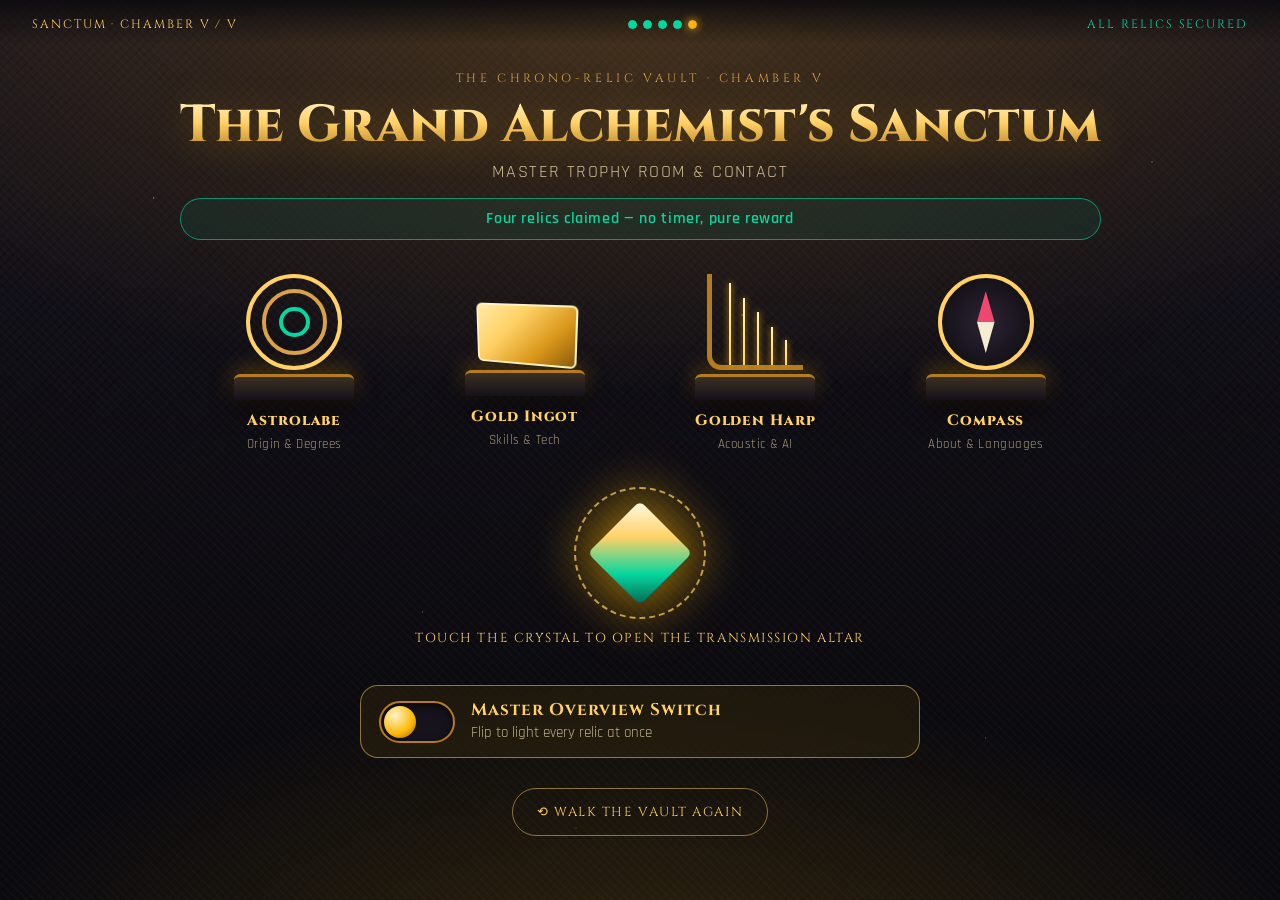
<file: sanctum.html>
<!DOCTYPE html>
<html lang="en">
<head>
<meta charset="utf-8">
<meta name="viewport" content="width=device-width, initial-scale=1, viewport-fit=cover">
<meta name="theme-color" content="#0B0A0E">
<link rel="icon" href="favicon.svg" type="image/svg+xml">
<link rel="icon" href="favicon-32.png" sizes="32x32" type="image/png">
<link rel="apple-touch-icon" href="apple-touch-icon.png">
<title>The Grand Alchemist's Sanctum — Sarvesh Jaat</title>
<meta name="description" content="The final chamber of Sarvesh Jaat's portfolio: a one-page overview of all relics, plus LinkedIn, GitHub, Instagram, email and phone to get in touch with him.">
<link rel="canonical" href="https://sj-portfolio-inky.vercel.app/sanctum.html">
<meta property="og:type" content="website">
<meta property="og:site_name" content="The Chrono-Relic Vault">
<meta property="og:title" content="The Grand Alchemist's Sanctum — Sarvesh Jaat">
<meta property="og:description" content="The final chamber of Sarvesh Jaat's portfolio: a one-page overview of all relics, plus LinkedIn, GitHub, Instagram, email and phone to get in touch with him.">
<meta property="og:url" content="https://sj-portfolio-inky.vercel.app/sanctum.html">
<meta property="og:image" content="https://sj-portfolio-inky.vercel.app/og-image.jpg">
<meta property="og:image:width" content="1200">
<meta property="og:image:height" content="630">
<meta property="og:image:alt" content="Sarvesh Jaat, B.Tech CSE student at IIIT Raichur">
<meta name="twitter:card" content="summary_large_image">
<meta name="twitter:title" content="The Grand Alchemist's Sanctum — Sarvesh Jaat">
<meta name="twitter:description" content="The final chamber of Sarvesh Jaat's portfolio: a one-page overview of all relics, plus LinkedIn, GitHub, Instagram, email and phone to get in touch with him.">
<meta name="twitter:image" content="https://sj-portfolio-inky.vercel.app/og-image.jpg">
<link rel="preconnect" href="https://fonts.googleapis.com">
<link rel="preconnect" href="https://fonts.gstatic.com" crossorigin>
<link rel="stylesheet" href="https://fonts.googleapis.com/css2?family=Cinzel:wght@600;800&amp;family=Rajdhani:wght@500;600;700&amp;display=swap">
<link rel="stylesheet" href="vault.css">
<link rel="stylesheet" href="p6.css">
</head>
<body>
<div class="vault p6" id="vault">

  <input type="checkbox" id="crystal" class="in-crystal">
  <input type="checkbox" id="master" class="in-master">

  <div class="dust" aria-hidden="true"></div>
  <div class="sparks" aria-hidden="true">
    <i style="--x:4%;--t:9s;--w:-1s;--z:6px"></i><i style="--x:10%;--t:12s;--w:-5s;--z:4px"></i><i style="--x:16%;--t:8s;--w:-3s;--z:7px"></i>
    <i style="--x:22%;--t:11s;--w:-8s;--z:5px"></i><i style="--x:28%;--t:10s;--w:-2s;--z:3px"></i><i style="--x:34%;--t:13s;--w:-6s;--z:6px"></i>
    <i style="--x:40%;--t:9s;--w:-4s;--z:5px"></i><i style="--x:46%;--t:12s;--w:-9s;--z:7px"></i><i style="--x:52%;--t:8s;--w:-7s;--z:4px"></i>
    <i style="--x:58%;--t:11s;--w:-1s;--z:6px"></i><i style="--x:64%;--t:10s;--w:-5s;--z:3px"></i><i style="--x:70%;--t:13s;--w:-3s;--z:7px"></i>
    <i style="--x:76%;--t:9s;--w:-8s;--z:5px"></i><i style="--x:82%;--t:12s;--w:-2s;--z:4px"></i><i style="--x:88%;--t:8s;--w:-6s;--z:6px"></i>
    <i style="--x:94%;--t:11s;--w:-4s;--z:5px"></i><i style="--x:7%;--t:14s;--w:-10s;--z:3px"></i><i style="--x:37%;--t:15s;--w:-11s;--z:4px"></i>
    <i style="--x:61%;--t:14s;--w:-12s;--z:3px"></i><i style="--x:91%;--t:15s;--w:-7s;--z:4px"></i>
  </div>

  <div class="hud">
    <span class="chip">Sanctum · Chamber V / V</span>
    <span class="pips" aria-hidden="true"><i class="done"></i><i class="done"></i><i class="done"></i><i class="done"></i><i class="on"></i></span>
    <span class="clock"><span class="state-ok">All relics secured</span></span>
  </div>

  <main class="stage">
    <header class="head">
      <p class="eyebrow">The Chrono-Relic Vault · Chamber V</p>
      <h1>The Grand Alchemist's Sanctum</h1>
      <p class="sub">Master Trophy Room &amp; Contact</p>
      <p class="mission"><span class="m-done">Four relics claimed — no timer, pure reward</span></p>
    </header>

    <!-- five relics on pedestals (each links back to its chamber) -->
    <section class="relics" aria-label="Collected relics">
      <a class="relic r-a" href="chamber-1.html"><span class="gem g-astro"><i></i><i></i><i></i></span><span class="ped"></span><b>Astrolabe</b><small>Origin &amp; Degrees</small></a>
      <a class="relic r-b" href="chamber-2.html"><span class="gem g-ingot"></span><span class="ped"></span><b>Gold Ingot</b><small>Skills &amp; Tech</small></a>
      <a class="relic r-c" href="chamber-3.html"><span class="gem g-harp"><i></i><i></i><i></i><i></i><i></i></span><span class="ped"></span><b>Golden Harp</b><small>Acoustic &amp; AI</small></a>
      <a class="relic r-d" href="chamber-4.html"><span class="gem g-comp"><i></i></span><span class="ped"></span><b>Compass</b><small>About &amp; Languages</small></a>
    </section>

    <!-- central crystal: opens the transmission altar -->
    <div class="crystal-zone">
      <label class="crystal" for="crystal" aria-label="Open the transmission altar"><span class="cr-core"></span><span class="cr-ring"></span></label>
      <p class="cr-hint"><span class="h-closed">Touch the crystal to open the transmission altar</span><span class="h-open">Transmission channels open</span></p>
    </div>

    <section class="altar glass">
      <p class="k">Transmission Altar</p>
      <a class="chan" href="https://www.linkedin.com/in/sarveshjaat07" target="_blank" rel="noopener"><span class="ico">in</span><span><small>Network</small><b>LinkedIn</b></span></a>
      <a class="chan" href="https://www.instagram.com/sarveshj_07" target="_blank" rel="noopener"><span class="ico">IG</span><span><small>Social</small><b>Instagram</b></span></a>
      <a class="chan" href="https://github.com/sarveshj-07" target="_blank" rel="noopener"><span class="ico">{ }</span><span><small>Code</small><b>GitHub</b></span></a>
      <a class="chan" href="mailto:CS26B1050@iiitr.ac.in"><span class="ico">✉</span><span><small>Institute</small><b>CS26B1050@iiitr.ac.in</b></span></a>
      <a class="chan" href="mailto:Sarveshk.jaat@gmail.com"><span class="ico">✉</span><span><small>Personal</small><b>Sarveshk.jaat@gmail.com</b></span></a>
      <div class="mapbox">
        <p class="k">Campus · IIIT Raichur</p>
        <iframe class="map" title="Map of IIIT Raichur campus" loading="lazy" referrerpolicy="no-referrer-when-downgrade" src="https://www.google.com/maps?q=IIIT+Raichur&amp;output=embed"></iframe>
      </div>
    </section>

    <!-- master overview switch -->
    <div class="master-row">
      <label class="mswitch" for="master" aria-label="Master overview switch">
        <span class="mtrack"><span class="mknob"></span></span>
        <span class="mtxt"><b>Master Overview Switch</b><small><span class="m-off">Flip to light every relic at once</span><span class="m-on">All artifacts unlocked on one panorama</span></small></span>
      </label>
    </div>

    <section class="panorama" aria-label="Panoramic overview of all relics">
      <article class="pan p-a glass">
        <p class="k">I · Astrolabe of Origin</p>
        <h2>Sarvesh Jaat</h2>
        <ul>
          <li>ID · CS26B1050 · Rajasthan, India</li>
          <li>B.Tech CSE · IIIT Raichur</li>
          <li>Class XII 85% · Class X 93%</li>
          <li>JEE Main 2026 · 95.1 percentile</li>
        </ul>
      </article>
      <article class="pan p-b glass">
        <p class="k">II · Logic Forge</p>
        <h2>Skills &amp; Tech</h2>
        <ul>
          <li>Python, C, HTML &amp; basic web development</li>
          <li>Linux (Ubuntu/Debian) · Command Line</li>
          <li>AI/ML enthusiast</li>
          <li>Team, event &amp; time management</li>
        </ul>
      </article>
      <article class="pan p-c glass">
        <p class="k">III · Resonance Amphitheatre</p>
        <h2>Projects &amp; Events</h2>
        <ul>
          <li>Acoustic Signal Differentiation Model (in progress)</li>
          <li>Deeplabs IIIT Raichur PR Team — Managing Team Member</li>
          <li>Organised the PR event and Hackathon</li>
        </ul>
      </article>
      <article class="pan p-d glass">
        <p class="k">IV · Chronos Compass</p>
        <h2>About &amp; Languages</h2>
        <ul>
          <li>Ambivert · dedicated · optimistic · visionary</li>
          <li>English, Hindi, Marathi, Marwari, German A1</li>
          <li>Loves learning new skills &amp; traveling</li>
          <li>Soundtrack · The Nights — Avicii</li>
        </ul>
      </article>
    </section>

    <a class="replay" href="index.html">⟲ Walk the vault again</a>
  </main>
</div>
</body>
</html>
</file>
<file: vault.css>
/* =====================================================================
   THE CHRONO-RELIC VAULT — shared engine (pure CSS3, zero JavaScript)
   Doors · hourglass · countdown · shockwave · portal · loss screen
   ===================================================================== */
@property --sec{syntax:"<integer>";inherits:false;initial-value:30}

:root{
  --obs:#0B0A0E; --slate:#16131D; --slate2:#211c2b;
  --gold:#FFB703; --gold2:#FFD166; --bronze:#b57c1e; --bronze2:#d9a24a;
  --em:#06D6A0; --mag:#EF476F; --ivory:#f6ecd2;
  --goldgrad:linear-gradient(135deg,#ffd166,#b57c1e);
  --disp:'Cinzel','Trajan Pro','Palatino Linotype',Georgia,serif;
  --body:'Rajdhani','Segoe UI',system-ui,-apple-system,Roboto,Helvetica,Arial,sans-serif;
  --gutter:clamp(14px,4vw,32px);
}
*,*::before,*::after{box-sizing:border-box}
html,body{margin:0;padding:0}
html{-webkit-text-size-adjust:100%;text-size-adjust:100%;background:var(--obs)}
body{background:var(--obs);color:var(--ivory);font-family:var(--body);font-size:16px;line-height:1.4;
  min-height:100vh;min-height:100dvh;-webkit-tap-highlight-color:transparent;overflow-x:hidden}
a{color:inherit;text-decoration:none}
label{cursor:pointer;-webkit-user-select:none;user-select:none;touch-action:manipulation}
h1,h2,h3,p{margin:0}

/* ---------- the vault shell ---------- */
.vault{position:relative;min-height:100vh;min-height:100dvh;isolation:isolate;overflow-x:clip;
  background:
    radial-gradient(120% 70% at 50% 0%,rgba(181,124,30,.30),transparent 62%),
    radial-gradient(90% 60% at 50% 112%,rgba(255,183,3,.16),transparent 60%),
    repeating-linear-gradient(45deg,rgba(255,255,255,.014) 0 2px,transparent 2px 6px),
    repeating-linear-gradient(-45deg,rgba(0,0,0,.18) 0 2px,transparent 2px 7px),
    linear-gradient(180deg,var(--slate),var(--obs) 85%)}
/* puzzle inputs live directly inside .vault; invisible but state-bearing */
.vault>input{position:fixed;left:0;top:0;width:1px;height:1px;margin:0;opacity:0;pointer-events:none}

.dust{position:fixed;inset:0;z-index:1;pointer-events:none;
  background-image:
    radial-gradient(2px 2px at 12% 22%,rgba(255,209,102,.7),transparent 60%),
    radial-gradient(1.5px 1.5px at 33% 68%,rgba(255,183,3,.6),transparent 60%),
    radial-gradient(2px 2px at 58% 35%,rgba(255,209,102,.55),transparent 60%),
    radial-gradient(1.5px 1.5px at 77% 82%,rgba(255,183,3,.6),transparent 60%),
    radial-gradient(2px 2px at 90% 18%,rgba(255,209,102,.5),transparent 60%),
    radial-gradient(1.5px 1.5px at 45% 92%,rgba(255,209,102,.5),transparent 60%);
  background-size:100% 100%;animation:drift 22s linear infinite alternate}
@keyframes drift{to{transform:translateY(-28px) translateX(14px)}}

/* ---------- stage / typography ---------- */
.stage{position:relative;z-index:10;display:flex;flex-direction:column;align-items:center;
  width:100%;max-width:1100px;margin:0 auto;
  padding:calc(70px + env(safe-area-inset-top)) var(--gutter) calc(150px + env(safe-area-inset-bottom))}
.head{text-align:center;margin-bottom:clamp(8px,2vh,16px)}
.eyebrow{font-family:var(--disp);letter-spacing:.3em;text-transform:uppercase;font-size:clamp(10px,2.7vw,12px);color:var(--bronze2)}
h1{font-family:var(--disp);font-weight:800;font-size:clamp(26px,7.4vw,52px);line-height:1.06;margin:.22em 0 .1em;
  background:linear-gradient(180deg,#fff2c4,#FFD166 45%,#b57c1e);-webkit-background-clip:text;background-clip:text;color:transparent;
  filter:drop-shadow(0 4px 18px rgba(255,183,3,.25))}
.sub{font-size:clamp(14px,3.8vw,18px);letter-spacing:.08em;color:#cdbb92;text-transform:uppercase}

.mission{margin:clamp(8px,1.6vh,14px) auto 0;padding:9px 18px;border-radius:999px;text-align:center;max-width:100%;
  font-weight:600;font-size:clamp(13px,3.7vw,16px);letter-spacing:.04em;color:var(--gold2);
  background:rgba(255,183,3,.08);border:1px solid rgba(255,209,102,.4);
  -webkit-backdrop-filter:blur(20px);backdrop-filter:blur(20px)}
.mission .m-done{display:none}
.vault:has(.puzzle-lock:checked) .mission{color:var(--em);border-color:rgba(6,214,160,.6);background:rgba(6,214,160,.08)}
.vault:has(.puzzle-lock:checked) .mission .m-run{display:none}
.vault:has(.puzzle-lock:checked) .mission .m-done{display:inline}

/* ---------- glassmorphism + metallic gold edge ---------- */
.glass{position:relative;border-radius:18px;
  background:linear-gradient(150deg,rgba(255,209,102,.14),rgba(22,19,29,.66) 55%);
  -webkit-backdrop-filter:blur(20px);backdrop-filter:blur(20px);
  box-shadow:0 20px 50px rgba(0,0,0,.55),inset 0 1px 0 rgba(255,255,255,.12)}
.glass::before{content:"";position:absolute;inset:0;border-radius:inherit;padding:1.5px;background:var(--goldgrad);pointer-events:none;
  -webkit-mask:linear-gradient(#000 0 0) content-box,linear-gradient(#000 0 0);-webkit-mask-composite:xor;
  mask:linear-gradient(#000 0 0) content-box exclude,linear-gradient(#000 0 0)}

/* ---------- HUD + hourglass + countdown ---------- */
.hud{position:fixed;left:0;right:0;top:0;z-index:60;pointer-events:none;
  display:flex;align-items:center;justify-content:space-between;gap:10px;
  padding:calc(16px + env(safe-area-inset-top)) var(--gutter) 10px;
  font-family:var(--disp);font-size:clamp(10px,2.8vw,12px);letter-spacing:.16em;text-transform:uppercase;color:var(--gold2);
  background:linear-gradient(180deg,rgba(11,10,14,.88),rgba(11,10,14,0))}
.chip{white-space:nowrap}
.pips{display:flex;gap:6px}
.pips i{width:9px;height:9px;border-radius:50%;border:1px solid var(--bronze2);background:transparent}
.pips i.on{background:var(--gold);box-shadow:0 0 10px var(--gold)}
.pips i.done{background:var(--em);border-color:var(--em)}
.clock{white-space:nowrap;animation:clockRed 30s steps(1) forwards,beat 1s ease-in-out 20s infinite}
.clock .state-ok{display:none}
.count{display:inline-block;min-width:2ch;text-align:right;counter-reset:sec var(--sec);animation:tick 30s steps(30,end) forwards}
.count::before{content:counter(sec)}
@keyframes tick{from{--sec:30}to{--sec:0}}
@keyframes clockRed{0%{color:#FFD166}66%{color:#EF476F}}
@keyframes beat{50%{transform:scale(1.14)}}

.hourglass{position:absolute;left:0;right:0;top:0;height:8px;background:rgba(255,255,255,.08);overflow:hidden}
.hourglass i{display:block;width:100%;height:100%;transform-origin:left center;background:#FFD166;
  box-shadow:0 0 16px var(--gold);animation:drain 30s linear forwards}
@keyframes drain{0%{transform:scaleX(1);background:#FFD166}65%{background:#FFB703}100%{transform:scaleX(0);background:#EF476F}}

.vignette{position:fixed;inset:0;z-index:35;pointer-events:none;opacity:0;
  background:radial-gradient(ellipse at center,transparent 50%,rgba(239,71,111,.42));animation:vignette 30s linear forwards}
@keyframes vignette{0%,62%{opacity:0}100%{opacity:1}}

/* ---------- THE CLOSING VAULT SHUTTER ---------- */
.door-wrap{position:fixed;left:0;right:0;height:44vh;z-index:40;pointer-events:none;
  transition:transform 1.5s cubic-bezier(.7,0,.2,1)}
.door-wrap.top{top:0}
.door-wrap.bot{bottom:0}
.door{position:absolute;inset:0;
  background:
    repeating-linear-gradient(90deg,rgba(0,0,0,.28) 0 2px,transparent 2px 64px),
    linear-gradient(180deg,rgba(255,209,102,.10),transparent 45%),
    linear-gradient(180deg,#2b2433,#15111b)}
.door-wrap.top .door{animation:vaultSeal 30s linear forwards;border-bottom:3px solid #b57c1e}
.door-wrap.bot .door{animation:vaultSealUp 30s linear forwards;border-top:3px solid #b57c1e;
  background:
    repeating-linear-gradient(90deg,rgba(0,0,0,.28) 0 2px,transparent 2px 64px),
    linear-gradient(0deg,rgba(255,209,102,.10),transparent 45%),
    linear-gradient(0deg,#2b2433,#15111b)}
.door::after{content:"";position:absolute;left:0;right:0;height:26px;
  background:repeating-linear-gradient(135deg,rgba(255,183,3,.55) 0 12px,rgba(11,10,14,.9) 12px 24px);
  box-shadow:0 0 28px rgba(255,183,3,.55)}
.door-wrap.top .door::after{bottom:0}
.door-wrap.bot .door::after{top:0}
@keyframes vaultSeal{from{transform:translateY(-100%)}to{transform:translateY(0)}}
@keyframes vaultSealUp{from{transform:translateY(100%)}to{transform:translateY(0)}}

/* ---------- THE SAVE MECHANIC ---------- */
.vault:has(.puzzle-lock:checked) .door,
.vault:has(.puzzle-lock:checked) .hourglass i,
.vault:has(.puzzle-lock:checked) .count,
.vault:has(.puzzle-lock:checked) .clock,
.vault:has(.puzzle-lock:checked) .vignette{animation-play-state:paused}
.vault:has(.puzzle-lock:checked) .door-wrap.top{transform:translateY(-112%)}
.vault:has(.puzzle-lock:checked) .door-wrap.bot{transform:translateY(112%)}
.vault:has(.puzzle-lock:checked) .vignette{opacity:0;transition:opacity .6s}
.vault:has(.puzzle-lock:checked) .clock .state-run{display:none}
.vault:has(.puzzle-lock:checked) .clock .state-ok{display:inline;color:var(--em)}
.vault:has(.puzzle-lock:checked) .clock{animation:none;color:var(--em)}
.vault:has(.puzzle-lock:checked) .hourglass i{box-shadow:0 0 16px var(--em)}

/* golden shockwave */
.shock{position:fixed;inset:0;z-index:80;pointer-events:none;display:none;overflow:hidden}
.shock::before{content:"";position:absolute;left:50%;top:50%;width:170vmax;height:170vmax;border-radius:50%;
  transform:translate(-50%,-50%) scale(0);opacity:0;
  background:radial-gradient(circle,transparent 52%,rgba(255,244,201,.95) 56%,rgba(255,183,3,.55) 62%,rgba(255,183,3,.0) 70%)}
.shock::after{content:"";position:absolute;inset:0;background:radial-gradient(circle at 50% 50%,rgba(255,209,102,.85),rgba(255,183,3,.2) 60%,transparent);opacity:0}
.vault:has(.puzzle-lock:checked) .shock{display:block}
.vault:has(.puzzle-lock:checked) .shock::before{animation:shockwave 1.5s cubic-bezier(.15,.7,.3,1) forwards}
.vault:has(.puzzle-lock:checked) .shock::after{animation:flash 1.1s ease-out forwards}
@keyframes shockwave{0%{transform:translate(-50%,-50%) scale(0);opacity:1}100%{transform:translate(-50%,-50%) scale(1);opacity:0}}
@keyframes flash{0%{opacity:.95}100%{opacity:0}}

/* portal gate to the next chamber */
.portal{position:fixed;left:50%;bottom:calc(16px + env(safe-area-inset-bottom));z-index:70;
  display:flex;align-items:center;gap:12px;min-height:58px;max-width:calc(100vw - 2*var(--gutter));
  padding:8px 22px 8px 12px;border-radius:30px 30px 14px 14px;color:#1a1204;white-space:nowrap;
  background:linear-gradient(135deg,#ffe9a6,#FFD166 40%,#e29a10);
  border:2px solid #fff3c4;box-shadow:0 0 0 0 rgba(255,183,3,.7),0 14px 40px rgba(0,0,0,.6);
  opacity:0;visibility:hidden;transform:translate(-50%,36px) scale(.92);
  transition:opacity .7s 1.1s,transform .8s 1.1s cubic-bezier(.2,1.4,.4,1),visibility 0s 1.1s}
.vault:has(.puzzle-lock:checked) .portal{opacity:1;visibility:visible;transform:translate(-50%,0) scale(1);animation:portalPulse 1.8s ease-in-out 2s infinite}
.portal:hover,.portal:focus-visible{filter:brightness(1.08)}
.portal .arch{flex:none;width:34px;height:42px;border-radius:17px 17px 3px 3px;background:radial-gradient(ellipse at 50% 80%,#fff8dc,#FFB703 50%,#6b4300);box-shadow:inset 0 0 0 3px #1a1204}
.portal .ptxt{display:flex;flex-direction:column;line-height:1.1;min-width:0}
.portal small{font-size:11px;letter-spacing:.2em;text-transform:uppercase;font-weight:700;opacity:.75}
.portal b{font-family:var(--disp);font-size:clamp(14px,4.2vw,19px);letter-spacing:.04em;overflow:hidden;text-overflow:ellipsis}
.portal .arrow{font-size:22px;font-weight:700}
@keyframes portalPulse{0%,100%{box-shadow:0 0 0 0 rgba(255,183,3,.7),0 14px 40px rgba(0,0,0,.6)}50%{box-shadow:0 0 0 14px rgba(255,183,3,0),0 14px 40px rgba(0,0,0,.6)}}

/* ---------- THE LOSS SCREEN ---------- */
.loss{position:fixed;inset:0;z-index:90;display:grid;place-items:center;padding:var(--gutter);text-align:center;
  background:radial-gradient(circle at 50% 38%,rgba(239,71,111,.45),rgba(11,10,14,.97) 68%);
  opacity:0;visibility:hidden;animation:lossIn .7s ease 30s forwards}
.vault:has(.puzzle-lock:checked) .loss{display:none}
@keyframes lossIn{from{opacity:0;visibility:visible}to{opacity:1;visibility:visible}}
.loss-box{max-width:520px}
.loss .eyebrow{color:#ff9db3}
.loss h2{font-family:var(--disp);font-weight:800;font-size:clamp(28px,8.5vw,56px);line-height:1.05;margin:.3em 0;color:#ffd9e0;text-shadow:0 0 30px rgba(239,71,111,.8)}
.loss h2 span{color:var(--mag)}
.loss p{color:#e4b9c3;font-size:clamp(14px,3.8vw,17px)}
.rewind{display:inline-flex;align-items:center;justify-content:center;gap:10px;min-height:52px;margin-top:22px;padding:12px 28px;border-radius:999px;
  font-family:var(--disp);font-weight:800;letter-spacing:.12em;text-transform:uppercase;color:#1a1204;
  background:linear-gradient(135deg,#ffe9a6,#FFD166 45%,#e29a10);box-shadow:0 0 30px rgba(255,183,3,.45)}
.rewind:hover{filter:brightness(1.1)}

/* ---------- reveal helpers ---------- */
.reveal{display:none}
.vault:has(.puzzle-lock:checked) .reveal{display:block;animation:revealIn 1s ease .9s both}
@keyframes revealIn{from{opacity:0;transform:translateY(26px)}to{opacity:1;transform:none}}
.swapin{opacity:0;visibility:hidden;transition:opacity 1s .9s,visibility 0s .9s}
.vault:has(.puzzle-lock:checked) .swapin{opacity:1;visibility:visible}
.vault:has(.puzzle-lock:checked) .fadeout{animation:fadeOut 1.1s ease forwards}
@keyframes fadeOut{to{opacity:0;visibility:hidden;transform:rotateX(70deg) scale(1.2)}}
.vault:has(.puzzle-lock:checked) .collapse{animation:collapse 1s ease forwards;overflow:hidden}
@keyframes collapse{0%{opacity:1;max-height:1400px}55%{opacity:0;max-height:1400px}100%{opacity:0;max-height:0;visibility:hidden;margin:0;padding:0}}

@keyframes glowPulse{0%,100%{filter:drop-shadow(0 0 8px rgba(255,183,3,.45))}50%{filter:drop-shadow(0 0 22px rgba(255,183,3,.95))}}
@keyframes float{0%,100%{transform:translateY(0)}50%{transform:translateY(-10px)}}

@media (max-width:420px){
  .pips{display:none}
  .portal{padding-right:16px;gap:9px}
}
@media (max-height:520px) and (orientation:landscape){
  .door-wrap{height:40vh}
  .stage{padding-top:calc(56px + env(safe-area-inset-top))}
}

/* ---------- animated tables (shared) ---------- */
.tw{overflow-x:clip;padding:2px 8px 6px}
.vt{width:100%;max-width:100%;border-collapse:separate;border-spacing:0 10px;font-size:clamp(13px,3.6vw,15.5px)}
.vt thead th{position:relative;overflow:hidden;padding:10px 14px;text-align:left;white-space:nowrap;
  font-family:var(--disp);font-size:11px;letter-spacing:.16em;text-transform:uppercase;color:#1a1204;
  background:linear-gradient(135deg,#ffe9a6,#FFD166 45%,#e29a10)}
.vt thead th:first-child{border-radius:12px 0 0 12px}.vt thead th:last-child{border-radius:0 12px 12px 0}
.vt thead th::after{content:"";position:absolute;inset:0;background:linear-gradient(100deg,transparent 30%,rgba(255,255,255,.7) 50%,transparent 70%);transform:translateX(-130%);animation:shimmer 3.4s ease-in-out 1.8s infinite}
@keyframes shimmer{to{transform:translateX(130%)}}
.vt tbody tr{animation:rowIn .8s cubic-bezier(.2,1.2,.4,1) calc(1.1s + var(--i,0)*.16s) backwards;transition:transform .3s}
@keyframes rowIn{from{opacity:0;transform:translateY(22px) rotateX(40deg)}to{opacity:1;transform:none}}
.vt tbody td{padding:12px 14px;vertical-align:middle;color:#f1e6c6;font-weight:600;
  background:linear-gradient(135deg,rgba(255,209,102,.16),rgba(6,214,160,.07));
  border-top:1px solid rgba(255,209,102,.38);border-bottom:1px solid rgba(255,209,102,.38);transition:background .3s,box-shadow .3s,border-color .3s}
.vt tbody td:first-child{border-left:1px solid rgba(255,209,102,.38);border-radius:12px 0 0 12px;color:var(--gold2);font-family:var(--disp);font-weight:800;letter-spacing:.03em;white-space:nowrap}
.vt tbody td:last-child{border-right:1px solid rgba(255,209,102,.38);border-radius:0 12px 12px 0}
.vt tbody tr:hover{transform:translateY(-2px) scale(1.01)}
.vt tbody tr:hover td{background:linear-gradient(135deg,rgba(255,209,102,.34),rgba(6,214,160,.18));border-color:var(--gold2);box-shadow:0 10px 26px rgba(255,183,3,.28)}
.meter{display:block;height:7px;margin-top:6px;border-radius:4px;background:rgba(255,255,255,.12);overflow:hidden;min-width:70px}
.meter i{display:block;height:100%;width:var(--p);transform-origin:left;border-radius:4px;background:linear-gradient(90deg,var(--em),var(--gold2));box-shadow:0 0 10px var(--em);
  animation:fillBar 1.5s cubic-bezier(.2,.8,.2,1) calc(1.7s + var(--i,0)*.16s) backwards}
@keyframes fillBar{from{transform:scaleX(0)}}
.live{font-style:normal;color:var(--em);white-space:nowrap}
.live::before{content:"";display:inline-block;width:9px;height:9px;margin-right:7px;border-radius:50%;background:var(--em);box-shadow:0 0 10px var(--em);animation:beat 1.4s ease-in-out infinite}
.tag{display:inline-block;margin:3px 7px 3px 0;padding:3px 12px;border-radius:999px;border:1px solid rgba(255,209,102,.55);background:rgba(255,183,3,.12);
  animation:tagPop .55s cubic-bezier(.3,1.6,.5,1) calc(1.5s + var(--i,0)*.16s + var(--j,0)*.07s) backwards;transition:transform .2s,background .2s,box-shadow .2s}
.tag:hover{transform:translateY(-2px) scale(1.07);background:rgba(255,183,3,.32);box-shadow:0 0 14px rgba(255,183,3,.6)}
.tag.hot{border-color:var(--em);background:rgba(6,214,160,.16);color:#d8fff0}
@keyframes tagPop{from{opacity:0;transform:scale(.3)}to{opacity:1;transform:none}}
@media (max-width:480px){
  .vt{font-size:12.5px;border-spacing:0 8px}
  .vt thead th{padding:9px 7px;letter-spacing:.06em;font-size:10px}
  .vt tbody td{padding:10px 7px}
  .vt tbody td:first-child{letter-spacing:0}
  .meter{min-width:44px}
  .edu,.skilltbl{padding-left:10px;padding-right:10px}
}
.vt{table-layout:auto}
@media (max-width:360px){
  .vt{font-size:11.5px}
  .vt thead th{padding:8px 4px;letter-spacing:0;font-size:9.5px}
  .vt tbody td{padding:9px 4px}
  .vt tbody td:first-child{white-space:normal}
  .meter{min-width:28px}
  .tw{padding:2px 2px 6px}
  .edu,.skilltbl{padding-left:8px;padding-right:8px}
}
</file>
<file: p0.css>
/* Intro — The Chrono-Relic Vault */
.p0 .stage{padding-top:calc(46px + env(safe-area-inset-top));padding-bottom:calc(60px + env(safe-area-inset-bottom));gap:clamp(18px,4vw,30px)}

/* gate doors open once on load */
.gate{position:fixed;left:0;right:0;height:50vh;z-index:50;pointer-events:none;background:linear-gradient(180deg,#2b2433,#15111b);transition:none;
  animation:gateOpen 1.6s cubic-bezier(.7,0,.2,1) .3s forwards}
.gate.t{top:0;border-bottom:3px solid #b57c1e}
.gate.b{bottom:0;border-top:3px solid #b57c1e;--d:1;animation-name:gateOpenB}
@keyframes gateOpen{to{transform:translateY(-102%)}}
@keyframes gateOpenB{to{transform:translateY(102%)}}

.p0 .head{animation:fadeUp 1s ease 1.5s backwards}
@keyframes fadeUp{from{opacity:0;transform:translateY(18px)}}

/* signature */
.sig{width:min(86vw,420px);margin:6px auto 0;display:block;overflow:visible}
.sig text{font-family:'Great Vibes','Brush Script MT',cursive;font-size:76px;fill:transparent;stroke:var(--gold2);stroke-width:1.2;stroke-linejoin:round;
  stroke-dasharray:1500;stroke-dashoffset:1500;filter:drop-shadow(0 0 8px rgba(255,183,3,.5));
  animation:sigDraw 3.4s ease-in-out 2s forwards,sigFill 1s ease 5s forwards}
.sig .under{fill:none;stroke:var(--gold2);stroke-width:2;stroke-linecap:round;stroke-dasharray:1;stroke-dashoffset:1;animation:sigDraw 1.2s ease 5.2s forwards}
@keyframes sigDraw{to{stroke-dashoffset:0}}
@keyframes sigFill{to{fill:var(--gold2);stroke-width:0}}
.by{margin-top:-6px;text-align:center;font-family:var(--disp);letter-spacing:.3em;text-transform:uppercase;font-size:11px;color:var(--bronze2);animation:fadeUp 1s ease 2s backwards}

/* how it works */
.how{width:min(94vw,820px);display:grid;grid-template-columns:repeat(auto-fit,minmax(min(100%,230px),1fr));gap:14px;animation:fadeUp 1s ease 2.3s backwards}
.how .glass{padding:18px}
.how h2,.map h2{font-family:var(--disp);font-weight:800;font-size:clamp(17px,4.6vw,20px);color:var(--gold2);margin-bottom:6px}
.how p{color:#e0d3ad;font-size:clamp(14.5px,3.8vw,16.5px);font-weight:600}
.how .ic{display:grid;place-items:center;width:42px;height:42px;margin-bottom:10px;border-radius:50%;font-size:20px;border:1.5px solid rgba(255,209,102,.6);background:radial-gradient(circle at 35% 30%,rgba(255,243,196,.3),rgba(255,183,3,.1))}
.tip{width:min(94vw,820px);text-align:center;font-size:clamp(13px,3.5vw,15px);color:#bfae86;animation:fadeUp 1s ease 2.5s backwards}
.tip b{color:var(--em)}

/* chamber map: a real sequence, so numbered */
.map{width:min(94vw,820px);padding:clamp(16px,4vw,24px);animation:fadeUp 1s ease 2.7s backwards}
.map ol{list-style:none;margin:12px 0 0;padding:0;display:grid;gap:8px;counter-reset:c}
.map li{counter-increment:c;display:flex;align-items:center;gap:14px;padding:10px 14px;border-radius:12px;border:1px solid rgba(255,209,102,.25);background:rgba(255,183,3,.06);font-weight:600;font-size:clamp(14px,3.8vw,16.5px);color:#e9dcb8}
.map li::before{content:counter(c,upper-roman);flex:none;width:38px;font-family:var(--disp);font-weight:800;color:var(--em)}
.map li b{font-family:var(--disp);color:var(--gold2);letter-spacing:.03em}
.map li span{color:#a8987a;margin-left:auto;text-align:right;font-size:.92em}
@media (max-width:480px){.map li{flex-wrap:wrap;gap:2px 10px}.map li span{margin-left:48px;text-align:left;width:100%}}

/* begin button */
.begin{display:inline-flex;align-items:center;gap:14px;min-height:60px;padding:14px 30px;border-radius:999px;color:#1a1204;border:2px solid #fff3c4;
  font-family:var(--disp);font-weight:800;letter-spacing:.1em;text-transform:uppercase;font-size:clamp(14px,4vw,17px);
  background:linear-gradient(135deg,#ffe9a6,#FFD166 45%,#e29a10);animation:fadeUp 1s ease 2.9s backwards,portalPulse 1.8s ease-in-out 4s infinite;transition:transform .2s}
.begin:hover{transform:translateY(-3px) scale(1.03)}
.begin:focus-visible{outline:3px solid #fff;outline-offset:4px}

@media (prefers-reduced-motion:reduce){
  .gate{display:none}.p0 *{animation:none!important}
  .sig text{stroke-dashoffset:0;fill:var(--gold2);stroke-width:0}.sig .under{stroke-dashoffset:0}
}
</file>
<file: p1.css>
/* Chamber I — The Astrolabe of Origin */
.p1 .scene{--P:min(94vw,560px);--A:calc(var(--P)*.8);position:relative;width:var(--P);height:var(--A);margin-top:clamp(6px,1.4vh,14px)}

/* ---- the astrolabe lock ---- */
.astro{position:absolute;inset:0;margin:auto;width:var(--A);height:var(--A);perspective:1200px;transform-style:preserve-3d;z-index:2}
.mark{position:absolute;left:50%;top:-14px;z-index:5;width:0;height:0;margin-left:-11px;border:11px solid transparent;border-bottom-color:var(--gold2);filter:drop-shadow(0 0 8px var(--gold))}
.ring{position:absolute;border-radius:50%;cursor:pointer;pointer-events:none;--from:40deg;
  animation:ringSpin 16s linear infinite;filter:drop-shadow(0 0 10px rgba(255,183,3,.4))}
.ring1{inset:0;pointer-events:auto}
.ring2{inset:15%;--from:-70deg;animation:ringSpinRev 11s linear infinite}
.ring3{inset:30%;--from:130deg;animation-duration:8s}
.ring::before{content:"";position:absolute;inset:0;border-radius:50%;
  background:
    repeating-conic-gradient(from 0deg,rgba(11,10,14,.8) 0 1.2deg,transparent 1.2deg 7.5deg),
    conic-gradient(from 0deg,#ffd166,#b57c1e,#ffe9a6,#b57c1e,#ffd166);
  -webkit-mask:radial-gradient(farthest-side,transparent calc(100% - 11%),#000 calc(100% - 11%));
  mask:radial-gradient(farthest-side,transparent calc(100% - 11%),#000 calc(100% - 11%))}
.ring::after{content:"";position:absolute;left:50%;top:1%;width:0;height:0;margin-left:-8px;border:8px solid transparent;border-top-color:var(--mag);filter:drop-shadow(0 0 6px var(--mag))}
.core{position:absolute;left:50%;top:50%;width:14%;height:14%;margin:-7% 0 0 -7%;border-radius:50%;
  background:radial-gradient(circle at 35% 30%,#fff4c9,#FFB703 55%,#6b4300);animation:glowPulse 2s ease-in-out infinite}
@keyframes ringSpin{to{transform:rotate(360deg)}}
@keyframes ringSpinRev{to{transform:rotate(-360deg)}}
@keyframes snap{from{transform:rotate(var(--from))}to{transform:rotate(0)}}

/* sequential lock gating: outer -> middle -> inner */
#r1:checked~.stage .ring1{animation:snap .9s cubic-bezier(.2,1.5,.4,1) forwards;pointer-events:none}
#r1:checked~.stage .ring2{pointer-events:auto}
#r2:checked~.stage .ring2{animation:snap .9s cubic-bezier(.2,1.5,.4,1) forwards;pointer-events:none}
#r2:checked~.stage .ring3{pointer-events:auto}
#r3:checked~.stage .ring3{animation:snap .9s cubic-bezier(.2,1.5,.4,1) forwards;pointer-events:none}
#r1:checked~.stage .ring1::after,
#r2:checked~.stage .ring2::after,
#r3:checked~.stage .ring3::after{border-top-color:var(--em);filter:drop-shadow(0 0 8px var(--em))}

.lamps{display:flex;gap:12px;margin-top:6px}
.lamps i{width:14px;height:14px;border-radius:50%;border:1.5px solid var(--bronze2);background:transparent}
#r1:checked~.stage .l1,#r2:checked~.stage .l2,#r3:checked~.stage .l3{background:var(--em);border-color:var(--em);box-shadow:0 0 12px var(--em)}

/* ---- the orrery (2D elliptical orbits: no 3D clipping, light on phones) ---- */
.orrery{position:absolute;inset:0;z-index:1}
.plane{position:absolute;left:50%;top:50%;width:var(--P);height:calc(var(--P)*.62);margin:calc(var(--P)*-.31) 0 0 calc(var(--P)/-2)}
.halo{position:absolute;left:50%;top:50%;width:40%;height:40%;margin:-20% 0 0 -20%;border-radius:50%;
  background:radial-gradient(circle,rgba(255,183,3,.45),rgba(255,183,3,0) 68%)}
.orbit{position:absolute;left:50%;top:50%;width:var(--w);height:calc(var(--w)*.5);margin:calc(var(--w)/-4) 0 0 calc(var(--w)/-2);
  border-radius:50%;border:1.5px dashed rgba(255,209,102,.55);--rx:calc(var(--w)/2);--ry:calc(var(--w)/4);
  box-shadow:0 0 18px rgba(255,183,3,.12),inset 0 0 18px rgba(255,183,3,.08)}
.ob1{--w:calc(var(--P)*.46);--D:15s;--ph:0s}
.ob2{--w:calc(var(--P)*.72);--D:22s;--ph:7s}
.ob3{--w:calc(var(--P)*.98);--D:30s;--ph:16s}
.ox{position:absolute;left:50%;top:50%;width:0;height:0;
  animation:ox var(--D) cubic-bezier(.37,0,.63,1) infinite alternate,oz var(--D) linear infinite alternate;
  animation-delay:calc(var(--ph)*-1),calc(var(--ph)*-1 - var(--D)/2)}
.oy{position:absolute;left:0;top:0;width:0;height:0;
  animation:oy var(--D) cubic-bezier(.37,0,.63,1) infinite alternate;animation-delay:calc(var(--ph)*-1 - var(--D)/2)}
@keyframes ox{from{transform:translateX(calc(var(--rx)*-1))}to{transform:translateX(var(--rx))}}
@keyframes oy{from{transform:translateY(calc(var(--ry)*-1)) scale(.8)}to{transform:translateY(var(--ry)) scale(1.2)}}
@keyframes oz{from{z-index:0}to{z-index:4}}
.planet{--ps:clamp(44px,12vw,64px);position:absolute;left:calc(var(--ps)/-2);top:calc(var(--ps)/-2);width:var(--ps);height:var(--ps);
  display:grid;place-items:center;border-radius:50%;
  background:radial-gradient(circle at 32% 28%,#fff4c9,#FFD166 34%,#FFB703 60%,#8a5a0e);
  box-shadow:0 0 22px rgba(255,183,3,.75),inset -6px -8px 14px rgba(80,40,0,.5);
  color:#2a1800;font-family:var(--disp);font-weight:800;font-size:calc(var(--ps)*.34)}
.pl2{background:radial-gradient(circle at 32% 28%,#d8fff0,#06D6A0 36%,#04856a 66%,#02382c);box-shadow:0 0 22px rgba(6,214,160,.7),inset -6px -8px 14px rgba(0,40,30,.5);color:#012a20}
.pl3{background:radial-gradient(circle at 32% 28%,#fff0f3,#ff8fa7 36%,#EF476F 64%,#6a1328);box-shadow:0 0 22px rgba(239,71,111,.65),inset -6px -8px 14px rgba(60,0,15,.5);color:#2a0610}
.sun{--ss:clamp(58px,17vw,92px);position:absolute;left:50%;top:50%;z-index:2;width:var(--ss);height:var(--ss);margin:calc(var(--ss)/-2) 0 0 calc(var(--ss)/-2);
  display:grid;place-items:center;border-radius:50%;
  background:radial-gradient(circle at 34% 30%,#fffbe6,#FFD166 30%,#FFB703 58%,#a8650a);
  box-shadow:0 0 50px 10px rgba(255,183,3,.55),inset -8px -10px 20px rgba(120,60,0,.45);
  color:#2a1800;font-family:var(--disp);font-weight:800;font-size:calc(var(--ss)*.34);animation:sunPulse 3s ease-in-out infinite}
@keyframes sunPulse{50%{box-shadow:0 0 80px 22px rgba(255,183,3,.8),inset -8px -10px 20px rgba(120,60,0,.45)}}
.planet b,.sun b{pointer-events:none}

/* pause the orbit while inspecting (hover) or after selecting (tap) */
.plane:has(.planet:hover) .ox,.plane:has(.planet:hover) .oy,
.vault:has(.in-o1:checked,.in-o2:checked,.in-o3:checked) .orrery .ox,
.vault:has(.in-o1:checked,.in-o2:checked,.in-o3:checked) .orrery .oy{animation-play-state:paused}
.vault:has(.in-o1:checked) .pl1,.vault:has(.in-o2:checked) .pl2,.vault:has(.in-o3:checked) .pl3{outline:3px solid #fff3c4;outline-offset:4px}
.planet:hover,.sun:hover{outline:2px solid rgba(255,243,196,.8);outline-offset:3px}

/* ---- inspection lens (readout) ---- */
.lens{width:min(94vw,560px);min-height:150px;margin-top:clamp(6px,1.5vh,14px);padding:18px 20px 14px;text-align:center}
.lens .info{display:none}
.lens .k{font-family:var(--disp);letter-spacing:.22em;text-transform:uppercase;font-size:clamp(10px,2.9vw,12px);color:var(--em)}
.lens h2{font-family:var(--disp);font-weight:800;font-size:clamp(18px,5.4vw,28px);line-height:1.15;margin:.3em 0 .15em;
  background:linear-gradient(180deg,#fff2c4,#FFD166 55%,#d9a24a);-webkit-background-clip:text;background-clip:text;color:transparent}
.lens .v{font-size:clamp(15px,4.2vw,19px);color:#e9dcb8;font-weight:600}
.lens .hint{margin-top:12px;font-size:12.5px;color:#9b8c68;letter-spacing:.03em}

.vault:has(.in-oS:checked) .lens .iS,
.vault:has(.in-o1:checked) .lens .i1,
.vault:has(.in-o2:checked) .lens .i2,
.vault:has(.in-o3:checked) .lens .i3{display:block}
.vault:has(.hv:hover) .lens .info{display:none}
.vault:has(.pls:hover) .lens .info.iS,
.vault:has(.pl1:hover) .lens .info.i1,
.vault:has(.pl2:hover) .lens .info.i2,
.vault:has(.pl3:hover) .lens .info.i3{display:block}

@media (max-width:420px){
  .lens{padding:14px 14px 12px}
  .mark{top:-12px}
}


.sunimg{position:absolute;inset:0;width:100%;height:100%;border-radius:50%;object-fit:cover;pointer-events:none}
.lens .tel{color:var(--gold2);border-bottom:1px dashed rgba(255,209,102,.6)}
.edu{width:min(94vw,560px);margin-top:clamp(10px,2vw,18px);padding:16px 18px}
.edu .k{font-family:var(--disp);letter-spacing:.22em;text-transform:uppercase;font-size:11px;color:var(--em);text-align:center;margin-bottom:10px}

/* ---- portrait relic (revealed after the astrolabe is aligned) ---- */
.portrait{width:100%;margin-top:clamp(18px,4vw,30px)}
.pt-wrap{display:flex;flex-direction:column;align-items:center;gap:22px}
.pt-frame{--w:min(66vw,260px);position:relative;width:var(--w);aspect-ratio:4/5;padding:10px;
  border-radius:calc(var(--w)/2) calc(var(--w)/2) 18px 18px;background:var(--goldgrad);
  box-shadow:0 0 56px rgba(255,183,3,.4),0 24px 50px rgba(0,0,0,.6);animation:float 6s ease-in-out infinite}
.pt-orbit{position:absolute;inset:-14px;border-radius:calc(var(--w)/2 + 14px) calc(var(--w)/2 + 14px) 30px 30px;
  border:2px dashed rgba(255,209,102,.65);box-shadow:0 0 26px rgba(255,183,3,.35);animation:ptPulse 3.4s ease-in-out infinite}
@keyframes ptPulse{50%{transform:scale(1.035);opacity:.55}}
.pt-arch{position:relative;width:100%;height:100%;overflow:hidden;display:grid;place-items:center;
  border-radius:calc(var(--w)/2 - 10px) calc(var(--w)/2 - 10px) 10px 10px;border:3px solid #16131D;
  background:radial-gradient(circle at 50% 30%,#2b2433,#0B0A0E 80%)}
.pt-mono{font-family:var(--disp);font-weight:800;font-size:calc(var(--w)*.3);color:rgba(255,209,102,.35);letter-spacing:.06em}
.pt-img{position:absolute;inset:0;width:100%;height:100%;object-fit:cover;object-position:50% 20%}
.pt-shine{position:absolute;inset:0;pointer-events:none;background:linear-gradient(115deg,transparent 40%,rgba(255,243,196,.22) 50%,transparent 60%);
  transform:translateX(-120%);animation:ptShine 5s ease-in-out 1.5s infinite}
@keyframes ptShine{55%,100%{transform:translateX(120%)}}
.pt-gem{position:absolute;bottom:-9px;width:17px;height:17px;transform:rotate(45deg);border:2px solid #fff3c4;
  background:radial-gradient(circle at 35% 30%,#d8fff0,#06D6A0 60%,#04644d);box-shadow:0 0 14px var(--em)}
.pt-gem.g1{left:16%}.pt-gem.g2{right:16%}
.pt-plate{width:min(94vw,360px);padding:14px 18px;text-align:center}
.pt-plate .k{font-family:var(--disp);letter-spacing:.22em;text-transform:uppercase;font-size:11px;color:var(--em)}
.pt-plate h2{font-family:var(--disp);font-weight:800;font-size:clamp(20px,6vw,28px);margin:.25em 0 .1em;
  background:linear-gradient(180deg,#fff2c4,#FFD166 55%,#d9a24a);-webkit-background-clip:text;background-clip:text;color:transparent}
.pt-plate .v{color:#e9dcb8;font-weight:600;font-size:clamp(14px,3.8vw,16px)}

/* stylish SJ monogram on the sun */
.sun b{font-size:calc(var(--ss)*.44);font-style:italic;letter-spacing:.02em;color:#2a1800;text-shadow:0 1px 0 rgba(255,244,201,.8),0 0 14px rgba(255,255,255,.55)}
</file>
<file: p2.css>
/* Chamber II — The Logic Forge */
.circuit-zone{width:min(94vw,560px);padding:clamp(12px,3vw,22px);display:flex;flex-direction:column;align-items:center;gap:12px}
.mux{width:100%;height:auto;display:block;max-width:520px}
.mux .ch{fill:none;stroke:#4a3a1c;stroke-width:5;stroke-linecap:round}
.mux .outp{fill:none;stroke:#4a3a1c;stroke-width:5;stroke-linecap:round}
.mux .mux-body{fill:rgba(22,19,29,.9);stroke:#b57c1e;stroke-width:3}
.mux .forge{fill:#2a2118;stroke:#b57c1e;stroke-width:3}
.mux text{font-family:'Rajdhani',system-ui,sans-serif;font-weight:700;fill:#cdbb92;font-size:13px}
.mux .tgt{fill:var(--gold2)}
.mux .code{fill:#8d7c58;font-size:11px}
.mux .muxt{font-family:'Cinzel',Georgia,serif;font-size:20px;fill:#d9a24a}
.mux .fgt{font-size:10px;fill:#8d7c58;letter-spacing:.1em}

/* routing: selected channel lights up (gold = correct D2, crimson = wrong) */
#s0:not(:checked)~#s1:not(:checked)~#en:checked~.stage .ch0,
#s0:checked~#s1:not(:checked)~#en:checked~.stage .ch1,
#s0:checked~#s1:checked~#en:checked~.stage .ch3{stroke:var(--mag);stroke-dasharray:10 8;animation:flow .7s linear infinite;filter:drop-shadow(0 0 5px var(--mag))}
#s0:not(:checked)~#s1:checked~#en:checked~.stage .ch2{stroke:var(--gold);stroke-dasharray:10 8;animation:flow .6s linear infinite;filter:drop-shadow(0 0 7px var(--gold))}
#s0:not(:checked)~#s1:checked~#en:checked~.stage .outp{stroke:var(--gold);stroke-dasharray:10 8;animation:flow .6s linear infinite;filter:drop-shadow(0 0 7px var(--gold))}
#s0:not(:checked)~#s1:checked~#en:checked~.stage .forge{fill:url(#forgeG);stroke:var(--gold2);filter:drop-shadow(0 0 16px var(--gold))}
#s0:not(:checked)~#s1:checked~#en:checked~.stage .mux-body{stroke:var(--gold2)}
@keyframes flow{to{stroke-dashoffset:-36}}
.vault:has(.in-pour:checked) .mux .outp{stroke:var(--gold)}

.route{min-height:22px;text-align:center;font-family:var(--disp);font-weight:800;letter-spacing:.1em;font-size:clamp(11px,3.1vw,14px)}
.msg{display:none}
.msg-off{display:inline;color:#8d7c58}
#en:checked~.stage .msg-off{display:none}
#en:checked~.stage .msg-bad{display:inline;color:var(--mag)}
#s0:not(:checked)~#s1:checked~#en:checked~.stage .msg-bad{display:none}
#s0:not(:checked)~#s1:checked~#en:checked~.stage .msg-ok{display:inline;color:var(--em)}
.rule{text-align:center;color:#bfae86;font-size:clamp(13px,3.5vw,15px)}
.rule b{color:var(--gold2)}

.switches{display:flex;gap:clamp(10px,4vw,26px);justify-content:center;flex-wrap:wrap}
.sw{display:flex;flex-direction:column;align-items:center;gap:6px}
.sw b{font-family:var(--disp);letter-spacing:.12em;font-size:13px;color:var(--gold2);text-transform:uppercase}
.tog{position:relative;display:block;width:76px;height:44px;border-radius:22px;background:#17131d;border:2px solid #b57c1e;box-shadow:inset 0 3px 8px rgba(0,0,0,.7);transition:background .3s,border-color .3s}
.knob{position:absolute;left:3px;top:3px;width:34px;height:34px;border-radius:50%;background:radial-gradient(circle at 35% 30%,#fff4c9,#FFB703 60%,#8a5a0e);box-shadow:0 2px 8px rgba(0,0,0,.6);transition:transform .3s cubic-bezier(.3,1.5,.5,1)}
.val{font-style:normal;font-family:var(--disp);font-weight:800;font-size:18px;color:#8d7c58}
.val::after{content:"0"}
#s0:checked~.stage .sw-s0 .knob,#s1:checked~.stage .sw-s1 .knob,#en:checked~.stage .sw-en .knob{transform:translateX(32px)}
#s0:checked~.stage .sw-s0 .tog,#s1:checked~.stage .sw-s1 .tog,#en:checked~.stage .sw-en .tog{background:rgba(255,183,3,.2);border-color:var(--gold2)}
#s0:checked~.stage .sw-s0 .val::after,#s1:checked~.stage .sw-s1 .val::after,#en:checked~.stage .sw-en .val::after{content:"1"}
#s0:checked~.stage .sw-s0 .val,#s1:checked~.stage .sw-s1 .val,#en:checked~.stage .sw-en .val{color:var(--gold2)}

.pour-lbl{display:flex;align-items:center;justify-content:center;min-height:52px;width:100%;max-width:380px;padding:12px 20px;border-radius:14px;
  font-family:var(--disp);font-weight:800;letter-spacing:.1em;text-transform:uppercase;font-size:clamp(13px,3.8vw,16px);text-align:center;
  color:#6f6048;background:#1d1824;border:2px dashed #4a3a1c;opacity:.55;pointer-events:none;transition:all .3s}
#s0:not(:checked)~#s1:checked~#en:checked~.stage .pour-lbl{pointer-events:auto;opacity:1;color:#1a1204;border:2px solid #fff3c4;
  background:linear-gradient(135deg,#ffe9a6,#FFD166 45%,#e29a10);animation:portalPulse 1.4s ease-in-out infinite}
#pour:checked~.stage .pour-lbl{pointer-events:none}

/* ---- ingots ---- */
.ingots{width:100%;display:none;grid-template-columns:1fr;gap:clamp(34px,9vw,56px) 18px;justify-items:center;padding-top:8px}
.vault:has(.puzzle-lock:checked) .ingots{display:grid}
@media (min-width:600px){.ingots{grid-template-columns:repeat(2,1fr)}}
@media (min-width:980px){.ingots{grid-template-columns:repeat(4,1fr)}}
.ingot{--s:min(58vw,224px);position:relative;animation:float 5s ease-in-out infinite}
@media (min-width:600px){.ingot{--s:min(36vw,230px)}}
@media (min-width:980px){.ingot{--s:205px}}
.ingot:nth-child(2n){animation-delay:-1.4s}
.ingot:nth-child(3n){animation-delay:-2.7s}
.g-in{position:absolute;opacity:0;width:1px;height:1px;pointer-events:none}
.ing{display:block;width:var(--s);height:calc(var(--s)*.78);perspective:1400px;margin:calc(var(--s)*.12) 0}
.cube{position:relative;display:block;width:100%;height:100%;transform-style:preserve-3d;transform:rotateX(-16deg) rotateY(-18deg)}
.face{position:absolute;display:flex;flex-direction:column;justify-content:center;align-items:center;text-align:center;padding:8%;
  backface-visibility:hidden;-webkit-backface-visibility:hidden;font-size:calc(var(--s)*.065);line-height:1.18;color:#2a1800;
  background:linear-gradient(135deg,#ffe9a6,#FFD166 35%,#d9961a 70%,#8a5a0e);
  border:2px solid rgba(255,243,196,.85);box-shadow:none}
.face h3{font-family:var(--disp);font-weight:800;font-size:1.22em;line-height:1.1;margin-bottom:.35em}
.face p{font-weight:700;font-size:1em;color:#3b2506}
.face small{margin-top:.5em;font-size:.78em;letter-spacing:.18em;text-transform:uppercase;font-weight:700;opacity:.65}
.face i{font-style:normal;font-family:var(--disp);font-weight:800;font-size:1.3em;opacity:.55;margin-bottom:.2em}
.f0,.f1,.f2,.f3{left:0;top:0;width:100%;height:100%}
.f0{transform:translateZ(calc(var(--s)*.5))}
.f1{transform:rotateY(90deg) translateZ(calc(var(--s)*.5))}
.f2{transform:rotateY(180deg) translateZ(calc(var(--s)*.5))}
.f3{transform:rotateY(-90deg) translateZ(calc(var(--s)*.5))}
.face.top{left:0;top:50%;width:100%;height:var(--s);margin-top:calc(var(--s)*-.5);transform:rotateX(90deg) translateZ(calc(var(--s)*.39));background:linear-gradient(135deg,#fff4c9,#FFD166 60%,#e0a020)}
.face.bottom{left:0;top:50%;width:100%;height:var(--s);margin-top:calc(var(--s)*-.5);transform:rotateX(-90deg) translateZ(calc(var(--s)*.39));background:#6b4300}
/* spin through the four faces — on hover (desktop) or when tapped (checked) */
.ingot,.cube{will-change:transform}
.ing:hover .cube,.g-in:checked+.ing .cube{animation:ingotTurn 12s cubic-bezier(.65,0,.35,1) infinite}
@keyframes ingotTurn{
  0%,20%{transform:rotateX(-14deg) rotateY(-18deg)}
  25%,45%{transform:rotateX(-14deg) rotateY(-108deg)}
  50%,70%{transform:rotateX(-14deg) rotateY(-198deg)}
  75%,95%{transform:rotateX(-14deg) rotateY(-288deg)}
  100%{transform:rotateX(-14deg) rotateY(-378deg)}
}

@media (max-width:420px){.circuit-zone{padding:12px 10px}.tog{width:70px}#s0:checked~.stage .sw-s0 .knob,#s1:checked~.stage .sw-s1 .knob,#en:checked~.stage .sw-en .knob{transform:translateX(26px)}}

.skilltbl{width:min(94vw,760px);margin-top:30px;padding:18px 20px}
.skilltbl .k{font-family:var(--disp);letter-spacing:.22em;text-transform:uppercase;font-size:11px;color:var(--em);text-align:center;margin-bottom:10px}

/* ================= Ingot upgrade: forged-gold look ================= */
.ingot{--acc:255,183,3}
.ingot:nth-child(2){--acc:6,214,160}
.ingot:nth-child(3){--acc:239,71,111}
.ingot:nth-child(4){--acc:255,209,102}

/* metal: brushed grain + deep bevel + engraved panel */
.face{overflow:hidden;border-radius:10px;border:2px solid rgba(255,243,196,.9);
  background:
    repeating-linear-gradient(100deg,rgba(255,255,255,.07) 0 2px,transparent 2px 6px),
    radial-gradient(120% 90% at 30% 15%,rgba(255,255,255,.55),transparent 55%),
    linear-gradient(145deg,#fff0b8,#FFD166 28%,#e0a020 58%,#a8690c 85%,#6b4300);
  box-shadow:inset 0 0 0 3px rgba(138,90,14,.35),inset 0 -14px 26px rgba(90,50,0,.45),inset 0 10px 18px rgba(255,255,255,.35)}
.face::before{content:"";position:absolute;inset:7%;border-radius:6px;pointer-events:none;
  border:1px solid rgba(80,40,0,.4);box-shadow:0 1px 0 rgba(255,244,201,.7),inset 0 1px 0 rgba(255,244,201,.5)}
.face::after{content:"";position:absolute;inset:-20% -60%;pointer-events:none;
  background:linear-gradient(105deg,transparent 42%,rgba(255,255,255,.75) 50%,transparent 58%);
  transform:translateX(-70%);animation:glint 5.5s ease-in-out infinite}
.f1::after{animation-delay:-1.4s}.f2::after{animation-delay:-2.8s}.f3::after{animation-delay:-4.1s}
.ingot:nth-child(2) .face::after{animation-delay:-1s}
.ingot:nth-child(3) .face::after{animation-delay:-2s}
@keyframes glint{0%,55%{transform:translateX(-70%)}85%,100%{transform:translateX(70%)}}
.face.top::before,.face.bottom::before,.face.top::after,.face.bottom::after{display:none}
.face h3,.face p,.face small{position:relative;text-shadow:0 1px 0 rgba(255,244,201,.75),0 -1px 0 rgba(80,40,0,.35)}
.face h3{letter-spacing:.03em}
.face i{display:grid;place-items:center;min-width:2em;height:2em;padding:0 .3em;border-radius:50%;opacity:1;font-size:1.15em;margin-bottom:.45em;position:relative;
  color:#fff3c4;background:radial-gradient(circle at 35% 30%,rgba(var(--acc),1),#3b2506 135%);
  border:1.5px solid #fff3c4;box-shadow:0 0 12px rgba(var(--acc),.8),inset 0 -3px 6px rgba(0,0,0,.35);text-shadow:0 1px 2px rgba(0,0,0,.6)}
.face small{padding:.25em .8em;border-radius:99px;border:1px solid rgba(80,40,0,.4);background:rgba(255,244,201,.3);opacity:1;animation:hintPulse 2.2s ease-in-out infinite}
@keyframes hintPulse{50%{background:rgba(255,244,201,.6);transform:scale(1.06)}}

/* idle motion: slow sway so the bar always catches the light */
.cube{animation:ingotSway 7s ease-in-out infinite alternate}
@keyframes ingotSway{from{transform:rotateX(-18deg) rotateY(-30deg)}to{transform:rotateX(-10deg) rotateY(-8deg)}}
.ing:hover .cube,.g-in:checked+.ing .cube{animation:ingotTurn 12s cubic-bezier(.65,0,.35,1) infinite}

/* aura, floor shadow, sparkles */
.aura{position:absolute;left:50%;top:46%;width:calc(var(--s)*1.5);height:calc(var(--s)*1.5);margin:calc(var(--s)*-.75) 0 0 calc(var(--s)*-.75);border-radius:50%;pointer-events:none;
  background:radial-gradient(circle,rgba(var(--acc),.38),rgba(var(--acc),.1) 45%,transparent 68%);animation:auraBreath 3.6s ease-in-out infinite;transition:opacity .3s}
@keyframes auraBreath{50%{transform:scale(1.18);opacity:.65}}
.floor{position:absolute;left:50%;bottom:calc(var(--s)*-.02);width:calc(var(--s)*.9);height:calc(var(--s)*.14);margin-left:calc(var(--s)*-.45);border-radius:50%;pointer-events:none;
  background:radial-gradient(ellipse,rgba(0,0,0,.65),transparent 70%);filter:blur(3px);animation:floorPulse 5s ease-in-out infinite}
@keyframes floorPulse{50%{transform:scale(.82);opacity:.6}}
.spk i{position:absolute;width:calc(var(--s)*.09);height:calc(var(--s)*.09);pointer-events:none;background:#fff8dc;
  clip-path:polygon(50% 0,60% 40%,100% 50%,60% 60%,50% 100%,40% 60%,0 50%,40% 40%);filter:drop-shadow(0 0 5px rgb(var(--acc)));opacity:0;animation:twinkle 3.2s ease-in-out infinite}
.spk i:nth-child(1){left:2%;top:10%}
.spk i:nth-child(2){right:0;top:28%;animation-delay:-.9s}
.spk i:nth-child(3){left:10%;bottom:10%;animation-delay:-1.8s}
.spk i:nth-child(4){right:8%;bottom:2%;animation-delay:-2.5s}
@keyframes twinkle{0%,100%{opacity:0;transform:scale(.2) rotate(0)}45%{opacity:1;transform:scale(1.1) rotate(45deg)}70%{opacity:0;transform:scale(.4) rotate(90deg)}}

/* hover: ingot heats up */
.ingot:hover .aura{opacity:1;animation-duration:1.6s}
.ingot:hover .face{filter:brightness(1.1) saturate(1.1)}

/* forge-in entrance: bars drop in and settle */
.ing{animation:ingotDrop 1s cubic-bezier(.2,1.4,.4,1) backwards}
.ingot:nth-child(2) .ing{animation-delay:.15s}
.ingot:nth-child(3) .ing{animation-delay:.3s}
.ingot:nth-child(4) .ing{animation-delay:.45s}
@keyframes ingotDrop{from{opacity:0;transform:translateY(-60px) scale(.85)}to{opacity:1;transform:none}}

@media (prefers-reduced-motion:reduce){
  .cube,.face::after,.face small,.aura,.floor,.spk i,.ing{animation:none!important}
  .spk i{opacity:.8}
}
</file>
<file: p3.css>
/* Chamber III — The Resonance Amphitheatre */

/* ---- THE LOCK: slow ball (4.5s per sweep) + wide catch window ---- */
.resonator{width:min(94vw,560px);padding:clamp(14px,3.5vw,24px);display:flex;flex-direction:column;align-items:center;gap:16px}
.wavefield{width:100%;height:60px;overflow:hidden;opacity:.85}
.wave{width:200%;height:100%;display:block;animation:waveRoll 6s linear infinite}
.wave path{fill:none;stroke:var(--gold2);stroke-width:2.5;vector-effect:non-scaling-stroke;filter:drop-shadow(0 0 6px rgba(255,183,3,.7))}
@keyframes waveRoll{to{transform:translateX(-50%)}}

.track{--ball:34px;position:relative;width:100%;height:46px;border-radius:23px;background:#14101a;border:2px solid #b57c1e;box-shadow:inset 0 4px 10px rgba(0,0,0,.7)}
.zone{position:absolute;left:24%;width:52%;top:3px;bottom:3px;border-radius:20px;background:rgba(6,214,160,.14);border:2px dashed rgba(6,214,160,.6);animation:zoneGlow 10s linear infinite}
.ball{position:absolute;top:50%;left:calc(var(--ball)/2);width:var(--ball);height:var(--ball);margin:calc(var(--ball)/-2) 0 0 calc(var(--ball)/-2);border-radius:50%;
  background:radial-gradient(circle at 35% 30%,#fff4c9,#FFB703 60%,#8a5a0e);box-shadow:0 0 16px rgba(255,183,3,.8);
  animation:sweep 10s linear infinite,ballGlow 10s linear infinite}
/* the ball's travel is inset by its radius so it never leaves the bar; zone % are of the full bar */
@keyframes sweep{0%{left:calc(var(--ball)/2)}50%{left:calc(100% - var(--ball)/2)}100%{left:calc(var(--ball)/2)}}
/* sweep = 4.5s one way. Ball is in the zone during 16–34% and 66–84% of the 10s cycle */
@keyframes ballGlow{
  0%,11.9%{background:radial-gradient(circle at 35% 30%,#fff4c9,#FFB703 60%,#8a5a0e);box-shadow:0 0 16px rgba(255,183,3,.8)}
  12%,38%{background:radial-gradient(circle at 35% 30%,#e8fff7,#06D6A0 60%,#04644d);box-shadow:0 0 26px 6px rgba(6,214,160,.9)}
  38.1%,61.9%{background:radial-gradient(circle at 35% 30%,#fff4c9,#FFB703 60%,#8a5a0e);box-shadow:0 0 16px rgba(255,183,3,.8)}
  62%,88%{background:radial-gradient(circle at 35% 30%,#e8fff7,#06D6A0 60%,#04644d);box-shadow:0 0 26px 6px rgba(6,214,160,.9)}
  88.1%,100%{background:radial-gradient(circle at 35% 30%,#fff4c9,#FFB703 60%,#8a5a0e);box-shadow:0 0 16px rgba(255,183,3,.8)}
}
@keyframes zoneGlow{
  0%,11.9%{background:rgba(6,214,160,.12)}
  12%,38%{background:rgba(6,214,160,.42)}
  38.1%,61.9%{background:rgba(6,214,160,.12)}
  62%,88%{background:rgba(6,214,160,.42)}
  88.1%,100%{background:rgba(6,214,160,.12)}
}

/* the lock: the clickable label only exists while the ball is in the zone */
.lockbox{position:relative;width:100%;max-width:380px;height:68px}
.lockface{position:absolute;inset:0;display:grid;place-items:center;border-radius:16px;border:2px dashed #4a3a1c;background:#1d1824;color:#6f6048;
  font-family:var(--disp);font-weight:800;letter-spacing:.14em;font-size:clamp(14px,4vw,18px);animation:lockGlow 10s linear infinite}
.hit{position:absolute;inset:0;display:grid;place-items:center;border-radius:16px;visibility:hidden;
  font-family:var(--disp);font-weight:800;letter-spacing:.16em;font-size:clamp(15px,4.4vw,20px);color:#04281f;
  background:linear-gradient(135deg,#b8ffe8,#06D6A0 55%,#04856a);border:2px solid #e8fff7;box-shadow:0 0 30px rgba(6,214,160,.8);
  animation:lockWin 10s linear infinite}
@keyframes lockWin{
  0%,11.9%{visibility:hidden}
  12%,38%{visibility:visible}
  38.1%,61.9%{visibility:hidden}
  62%,88%{visibility:visible}
  88.1%,100%{visibility:hidden}
}
@keyframes lockGlow{
  0%,11.9%{border-color:#4a3a1c}
  12%,38%{border-color:var(--em)}
  38.1%,61.9%{border-color:#4a3a1c}
  62%,88%{border-color:var(--em)}
  88.1%,100%{border-color:#4a3a1c}
}
.tip{text-align:center;color:#bfae86;font-size:clamp(13px,3.6vw,15px)}

/* ---- THE HARP ---- */
.amph{width:100%;max-width:760px}
.harp{display:flex;align-items:flex-end;justify-content:space-between;height:clamp(150px,34vw,210px);padding:0 4px;border-bottom:6px solid #b57c1e;position:relative;
  background:linear-gradient(180deg,transparent,rgba(255,183,3,.06))}
.harp::before{content:"";position:absolute;left:0;right:0;top:0;height:6px;border-radius:3px;background:var(--goldgrad);transform-origin:left;transform:rotate(1.6deg) translateY(2px)}
.str{flex:1;height:var(--h);display:flex;justify-content:center;align-items:stretch;cursor:pointer;min-width:0}
.str i{display:block;width:4px;border-radius:2px;background:linear-gradient(180deg,#fff2c4,#FFD166 40%,#b57c1e);box-shadow:0 0 8px rgba(255,183,3,.6);animation:vib .10s ease-in-out infinite alternate}
.sB i{background:linear-gradient(180deg,#d8fff0,#06D6A0 45%,#04856a);box-shadow:0 0 8px rgba(6,214,160,.6)}
.str:nth-child(2n) i{animation-duration:1.1s;animation-delay:-.3s}
.str:nth-child(3n) i{animation-duration:.7s;animation-delay:-.5s}
.str:hover i{width:5px;animation:vib .12s linear infinite alternate}
.vault:has(.in-chA:checked) .sA i,.vault:has(.in-chB:checked) .sB i{width:5px}
@keyframes vib{from{transform:translateX(-1.5px) scaleX(1)}to{transform:translateX(1.5px) scaleX(1.25)}}
.harp-key{display:flex;justify-content:space-between;gap:10px;margin:8px 2px 0;font-family:var(--disp);letter-spacing:.12em;text-transform:uppercase;font-size:clamp(10px,2.8vw,12px)}
.ka{color:var(--gold2)}.kb{color:var(--em)}

/* ---- HOLOGRAPHIC BLUEPRINT STAGE ---- */
.holo{--hc:6,214,160;--hl:190,255,235;--ha:var(--em);--hb1:#b8ffe8;--hb2:#06D6A0;--ht:#e8fff7;--hp:#a9d8c9;margin-top:clamp(14px,3vw,26px);padding:clamp(14px,4vw,26px) clamp(10px,3vw,22px);perspective:1000px;border-radius:20px;min-height:360px;
  background:
    repeating-linear-gradient(0deg,rgba(var(--hc),.06) 0 1px,transparent 1px 28px),
    repeating-linear-gradient(90deg,rgba(var(--hc),.06) 0 1px,transparent 1px 28px),
    linear-gradient(160deg,rgba(var(--hc),.10),rgba(22,19,29,.7));
  border:1px solid rgba(var(--hc),.45);box-shadow:0 0 40px rgba(var(--hc),.15),inset 0 0 40px rgba(var(--hc),.08);
  -webkit-backdrop-filter:blur(20px);backdrop-filter:blur(20px)}
.hA,.hB{display:none;text-align:center;animation:holoIn .6s ease both}
@keyframes holoIn{from{opacity:0;transform:translateY(14px) rotateX(18deg)}to{opacity:1;transform:none}}
.vault:has(.in-chA:checked) .hA{display:block}
.vault:has(.in-chB:checked) .hB{display:block}
.vault:has(.sB:hover) .hA{display:none}
.vault:has(.sB:hover) .hB{display:block}
.vault:has(.sA:hover) .hB{display:none}
.vault:has(.sA:hover) .hA{display:block}
.holo .k{font-family:var(--disp);letter-spacing:.24em;text-transform:uppercase;font-size:clamp(10px,2.9vw,12px);color:var(--ha)}
.holo h2{font-family:var(--disp);font-weight:800;font-size:clamp(18px,5vw,28px);line-height:1.15;margin:.3em 0 .9em;
  background:linear-gradient(180deg,#fff2c4,#FFD166 55%,#d9a24a);-webkit-background-clip:text;background-clip:text;color:transparent}

.plates{display:grid;gap:14px;max-width:460px;margin:0 auto;transform-style:preserve-3d;transform:rotateX(12deg) rotateY(-9deg)}
.plate{position:relative;text-align:left;padding:14px 16px 14px 58px;border-radius:14px;transform:translateZ(calc(var(--k)*16px));
  background:linear-gradient(135deg,rgba(255,255,255,.14),rgba(var(--hc),.10));border:1px solid rgba(var(--hl),.55);
  box-shadow:0 12px 30px rgba(0,0,0,.45),inset 0 0 22px rgba(var(--hc),.15);transition:transform .35s,box-shadow .35s}
.plate:not(:last-child)::after{content:"▼";position:absolute;left:24px;bottom:-17px;font-size:12px;color:var(--ha)}
.plate i{position:absolute;left:14px;top:50%;margin-top:-18px;width:36px;height:36px;display:grid;place-items:center;border-radius:50%;font-style:normal;font-family:var(--disp);font-weight:800;font-size:14px;color:#04281f;background:linear-gradient(135deg,var(--hb1),var(--hb2))}
.plate h3{font-family:var(--disp);font-size:clamp(14px,3.9vw,17px);line-height:1.15;color:var(--ht)}
.plate p{font-size:clamp(13px,3.5vw,15px);color:var(--hp);margin-top:3px}
.plate:hover{transform:translateZ(calc(var(--k)*16px + 50px)) scale(1.03);box-shadow:0 18px 40px rgba(0,0,0,.5),0 0 28px rgba(var(--hc),.55)}

.graph{max-width:480px;margin:0 auto;transform:rotateX(14deg) rotateY(-8deg);transform-style:preserve-3d}
.graph svg{width:100%;height:auto;display:block;overflow:visible}
.edges path{fill:none;stroke:rgba(6,214,160,.7);stroke-width:2;stroke-dasharray:6 6;animation:flow3 1.2s linear infinite}
@keyframes flow3{to{stroke-dashoffset:-24}}
.node circle{fill:rgba(255,183,3,.18);stroke:var(--gold2);stroke-width:2.5;filter:drop-shadow(0 0 8px rgba(255,183,3,.7));transition:fill .3s}
.node text{fill:var(--gold2);font-family:'Cinzel',Georgia,serif;font-weight:800;font-size:20px;text-anchor:middle}
.node:hover circle{fill:rgba(255,183,3,.55)}
.hub circle{fill:rgba(6,214,160,.22);stroke:var(--em);stroke-width:3;filter:drop-shadow(0 0 14px rgba(6,214,160,.9));animation:hubPulse 2s ease-in-out infinite}
.hub text{fill:#d8fff0;font-family:'Cinzel',Georgia,serif;font-weight:800;font-size:11px;text-anchor:middle;letter-spacing:.08em}
@keyframes hubPulse{50%{stroke-width:5}}
.gcap{margin-top:14px;font-size:clamp(14px,3.9vw,17px);color:#d8efe6;font-weight:600}
.gcap b{color:var(--gold2)}

.str{transition:opacity .3s}
.vault:has(.in-chA:checked) .sB,.vault:has(.in-chB:checked) .sA{opacity:.4}
.vault:has(.sA:hover) .sB,.vault:has(.sB:hover) .sA{opacity:.4}
.vault:has(.sA:hover) .sA,.vault:has(.sB:hover) .sB{opacity:1}
.harp-tip{text-align:center;margin-top:10px;font-family:var(--disp);letter-spacing:.14em;text-transform:uppercase;font-size:clamp(10px,2.8vw,12px);color:#bfae86}

/* panel colour follows the chord: A = gold (matches its strings), B = teal */
.vault:has(.in-chA:checked) .holo{--hc:255,183,3;--hl:255,233,166;--ha:var(--gold2);--hb1:#fff4c9;--hb2:#FFB703;--ht:#fff3cf;--hp:#e6d3a1}
.vault:has(.in-chB:checked) .holo{--hc:6,214,160;--hl:190,255,235;--ha:var(--em);--hb1:#b8ffe8;--hb2:#06D6A0;--ht:#e8fff7;--hp:#a9d8c9}
.vault:has(.sA:hover) .holo{--hc:255,183,3;--hl:255,233,166;--ha:var(--gold2);--hb1:#fff4c9;--hb2:#FFB703;--ht:#fff3cf;--hp:#e6d3a1}
.vault:has(.sB:hover) .holo{--hc:6,214,160;--hl:190,255,235;--ha:var(--em);--hb1:#b8ffe8;--hb2:#06D6A0;--ht:#e8fff7;--hp:#a9d8c9}
.holo{transition:border-color .4s,box-shadow .4s}

/* Chord B headline matches its green theme */
.hB h2{background:linear-gradient(180deg,#e8fff7,#06D6A0 55%,#04856a);-webkit-background-clip:text;background-clip:text;color:transparent}
</file>
<file: p4.css>
/* Chamber IV — The Chronos Compass */
.p4 .arena{--C:min(82vw,380px);--W:min(74vw,300px);--H:calc(var(--W)*1.3);display:grid;place-items:center;width:100%;min-height:calc(var(--H) + var(--W)*.3 + 24px);margin-top:clamp(0px,1vh,10px)}
.arena>*{grid-area:1/1}

/* ---- compass ---- */
.compass{position:relative;width:var(--C);height:var(--C);perspective:1200px}
.dial{position:absolute;inset:14%;border-radius:50%;
  background:radial-gradient(circle at 50% 40%,#2b2433,#0B0A0E 75%);border:3px solid #b57c1e;box-shadow:0 0 40px rgba(255,183,3,.25),inset 0 0 40px rgba(0,0,0,.8)}
.dial-ring{position:absolute;inset:6%;border-radius:50%;
  background:repeating-conic-gradient(from 0deg,var(--gold2) 0 .7deg,transparent .7deg 7.5deg);
  -webkit-mask:radial-gradient(farthest-side,transparent calc(100% - 9%),#000 calc(100% - 9%));mask:radial-gradient(farthest-side,transparent calc(100% - 9%),#000 calc(100% - 9%));
  animation:dialSpin 7s linear infinite}
.needle{position:absolute;left:50%;top:50%;width:16%;height:76%;margin:-38% 0 0 -8%;
  background:linear-gradient(180deg,var(--mag) 0 50%,#f6ecd2 50% 100%);clip-path:polygon(50% 0,100% 50%,50% 100%,0 50%);
  filter:drop-shadow(0 0 8px rgba(239,71,111,.7));animation:wild 1.8s linear infinite}
@keyframes dialSpin{to{transform:rotate(360deg)}}
@keyframes wild{0%{transform:rotate(0)}18%{transform:rotate(300deg)}35%{transform:rotate(140deg)}52%{transform:rotate(520deg)}70%{transform:rotate(380deg)}85%{transform:rotate(700deg)}100%{transform:rotate(720deg)}}

.anc{position:absolute;width:clamp(50px,15vw,64px);height:clamp(50px,15vw,64px);display:grid;place-items:center;border-radius:50%;
  background:radial-gradient(circle at 35% 30%,#3a2f22,#16131D);border:3px solid var(--bronze2);color:var(--gold2);
  font-family:var(--disp);font-weight:800;font-size:clamp(18px,5.4vw,24px);box-shadow:0 0 18px rgba(255,183,3,.35);transition:all .3s}
.anc b{pointer-events:none}
.aN{left:50%;top:0;margin-left:calc(clamp(50px,15vw,64px)/-2)}
.aS{left:50%;bottom:0;margin-left:calc(clamp(50px,15vw,64px)/-2)}
.aE{right:0;top:50%;margin-top:calc(clamp(50px,15vw,64px)/-2)}
.aW{left:0;top:50%;margin-top:calc(clamp(50px,15vw,64px)/-2)}
.anc:hover{transform:scale(1.08)}
#nN:checked~.stage .aN,#nE:checked~.stage .aE,#nS:checked~.stage .aS,#nW:checked~.stage .aW{
  background:radial-gradient(circle at 35% 30%,#d8fff0,#06D6A0 60%,#04644d);border-color:#e8fff7;color:#03281f;box-shadow:0 0 28px rgba(6,214,160,.9);pointer-events:none}

/* needle calms as anchors lock; fully north once all four are set */
#nN:checked~.stage .needle,#nE:checked~.stage .needle,#nS:checked~.stage .needle,#nW:checked~.stage .needle{animation-duration:3s}
#nN:checked~#nE:checked~#nS:checked~#nW:checked~.stage .needle{animation:none;transform:rotate(0);background:linear-gradient(180deg,var(--em) 0 50%,#f6ecd2 50% 100%);filter:drop-shadow(0 0 12px rgba(6,214,160,.9))}
#nN:checked~#nE:checked~#nS:checked~#nW:checked~.stage .dial-ring{animation-duration:30s}

/* the core "seal" button appears only after all four are magnetised */
.seal-lbl{position:absolute;left:50%;top:50%;width:clamp(78px,24vw,104px);height:clamp(78px,24vw,104px);margin:calc(clamp(78px,24vw,104px)/-2) 0 0 calc(clamp(78px,24vw,104px)/-2);
  display:grid;place-items:center;border-radius:50%;z-index:3;color:#1a1204;font-family:var(--disp);font-weight:800;letter-spacing:.12em;font-size:clamp(14px,4vw,18px);
  background:radial-gradient(circle at 35% 30%,#fff8dc,#FFD166 45%,#e29a10);border:3px solid #fff3c4;
  opacity:0;visibility:hidden;transform:scale(.4);transition:all .5s cubic-bezier(.3,1.6,.5,1)}
.seal-lbl b{pointer-events:none}
#nN:checked~#nE:checked~#nS:checked~#nW:checked~.stage .seal-lbl{opacity:1;visibility:visible;transform:scale(1);animation:portalPulse 1.4s ease-in-out .5s infinite}
#seal:checked~.stage .seal-lbl{pointer-events:none}

/* ---- obelisk ---- */
.ob-scene{--cap:calc(var(--W)*.3);perspective:1100px;width:var(--W);height:var(--H);margin-top:var(--cap)}
.ob-float{width:100%;height:100%;transform-style:preserve-3d;animation:float 6s ease-in-out infinite}
.obelisk{position:relative;width:100%;height:100%;transform-style:preserve-3d;transform:rotateY(0deg);transition:transform 1.3s cubic-bezier(.3,1.25,.5,1)}
#c0:checked~.stage .obelisk{transform:rotateY(0deg)}
#c90:checked~.stage .obelisk{transform:rotateY(-90deg)}
#c180:checked~.stage .obelisk{transform:rotateY(-180deg)}
#c270:checked~.stage .obelisk{transform:rotateY(-270deg)}

.side{position:absolute;inset:0;display:flex;flex-direction:column;align-items:center;justify-content:center;text-align:center;padding:clamp(14px,4vw,22px);
  backface-visibility:hidden;-webkit-backface-visibility:hidden;overflow:hidden;
  background:linear-gradient(160deg,rgba(255,209,102,.24),rgba(34,28,43,.92) 55%,rgba(11,10,14,.96));border:2px solid #b57c1e;
  box-shadow:inset 0 0 40px rgba(255,183,3,.14),0 0 40px rgba(255,183,3,.18)}
.s0{transform:translateZ(calc(var(--W)/2))}
.s1{transform:rotateY(90deg) translateZ(calc(var(--W)/2))}
.s2{transform:rotateY(180deg) translateZ(calc(var(--W)/2))}
.s3{transform:rotateY(270deg) translateZ(calc(var(--W)/2))}
.dir{position:absolute;right:10px;top:2px;font-family:var(--disp);font-weight:800;font-size:calc(var(--W)*.34);line-height:1;color:rgba(255,209,102,.12)}
.side .k{font-family:var(--disp);letter-spacing:.16em;text-transform:uppercase;font-size:clamp(9.5px,2.7vw,11.5px);color:var(--em);margin-bottom:.5em}
.side h2{font-family:var(--disp);font-weight:800;font-size:clamp(18px,5.2vw,25px);line-height:1.12;margin-bottom:.4em;
  background:linear-gradient(180deg,#fff2c4,#FFD166 55%,#d9a24a);-webkit-background-clip:text;background-clip:text;color:transparent}
.side .big{font-family:var(--disp);font-weight:800;font-size:clamp(15px,4.4vw,20px);color:var(--gold2);padding:6px 14px;margin:2px 0 .6em;border-radius:999px;border:1px solid rgba(255,209,102,.5);background:rgba(255,183,3,.1)}
.side p{font-size:clamp(14px,3.9vw,17px);color:#e9dcb8;font-weight:600}
.side b{color:var(--gold2)}
.side .dir{color:rgba(255,209,102,.12)}

/* pyramid cap: four leaning triangles (cap height .3W, slant .583W, lean 59deg) */
.cap{position:absolute;left:0;width:100%;height:calc(var(--W)*.583);top:calc(var(--W)*-.583);
  transform-origin:50% 100%;
  background:linear-gradient(180deg,#fff2c4,#FFD166 40%,#b57c1e);clip-path:polygon(50% 0,0 100%,100% 100%);
  backface-visibility:hidden;-webkit-backface-visibility:hidden}
.cp0{transform:translateZ(calc(var(--W)/2)) rotateX(59deg)}
.cp1{transform:rotateY(90deg) translateZ(calc(var(--W)/2)) rotateX(59deg);filter:brightness(.85)}
.cp2{transform:rotateY(180deg) translateZ(calc(var(--W)/2)) rotateX(59deg);filter:brightness(.7)}
.cp3{transform:rotateY(270deg) translateZ(calc(var(--W)/2)) rotateX(59deg);filter:brightness(.85)}

/* camera-angle triggers */
.cams{display:grid;grid-template-columns:repeat(4,minmax(0,1fr));gap:8px;margin-top:clamp(12px,3vw,22px);width:min(94vw,520px)}
.cb{min-height:48px;min-width:0;display:grid;place-items:center;padding:8px 4px;text-align:center;white-space:nowrap;border-radius:999px;font-family:var(--disp);font-weight:800;letter-spacing:.1em;font-size:clamp(12px,3.4vw,14px);
  color:var(--gold2);background:rgba(255,183,3,.08);border:1.5px solid rgba(255,209,102,.5);-webkit-backdrop-filter:blur(20px);backdrop-filter:blur(20px);transition:all .25s}
.cb:hover{background:rgba(255,183,3,.2)}
#c0:checked~.stage .cb0,#c90:checked~.stage .cb90,#c180:checked~.stage .cb180,#c270:checked~.stage .cb270{color:#1a1204;border-color:#fff3c4;background:linear-gradient(135deg,#ffe9a6,#FFD166 45%,#e29a10);box-shadow:0 0 22px rgba(255,183,3,.6)}

.side ul,.side ol{margin:.1em 0 0;padding-left:1.25em;text-align:left;font-size:clamp(13px,3.6vw,15.5px);color:#e9dcb8;font-weight:600}
.side li{margin:3px 0}.side li::marker{color:var(--em)}

/* ===== Chamber IV enhancements ===== */
.p4 .arena{--H:calc(var(--W)*1.42)}
/* compass: extra rings, crosshair, breathing core, pulsing anchors */
.compass::before{content:"";position:absolute;inset:3%;border-radius:50%;border:2px dashed rgba(255,209,102,.45);animation:dialSpin 40s linear infinite reverse}
.dial::before{content:"";position:absolute;inset:22%;border-radius:50%;border:1px solid rgba(6,214,160,.5);box-shadow:0 0 22px rgba(6,214,160,.25),inset 0 0 22px rgba(6,214,160,.2);animation:ringBreath 3s ease-in-out infinite}
.dial::after{content:"";position:absolute;inset:0;border-radius:50%;z-index:0;
  background:linear-gradient(rgba(255,209,102,.28),rgba(255,209,102,.28)) center/1px 84% no-repeat,linear-gradient(rgba(255,209,102,.28),rgba(255,209,102,.28)) center/84% 1px no-repeat}
.needle{z-index:1}
@keyframes ringBreath{50%{transform:scale(1.07);opacity:.55}}
.anc{animation:ancPulse 2s ease-in-out infinite}
@keyframes ancPulse{50%{box-shadow:0 0 34px rgba(255,183,3,.85);transform:scale(1.07)}}
#nN:checked~.stage .aN,#nE:checked~.stage .aE,#nS:checked~.stage .aS,#nW:checked~.stage .aW{animation:none}

/* obelisk: glowing pedestal, rising embers, light sweep, icon medallion, chip lists */
.ob-scene{position:relative}
.ob-scene::before{content:"";position:absolute;left:50%;bottom:-40px;width:calc(var(--W)*1.6);height:calc(var(--W)*.46);margin-left:calc(var(--W)*-.8);border-radius:50%;
  background:radial-gradient(ellipse,rgba(255,183,3,.5),transparent 65%);filter:blur(5px);animation:ringBreath 4s ease-in-out infinite}
.ob-scene::after{content:"";position:absolute;left:50%;bottom:-26px;width:calc(var(--W)*1.3);height:calc(var(--W)*.34);margin-left:calc(var(--W)*-.65);border-radius:50%;
  border:2px dashed rgba(255,209,102,.75);box-shadow:0 0 22px rgba(255,183,3,.45);animation:ringBreath 3s ease-in-out infinite}
.embers{position:absolute;left:-30%;right:-30%;top:0;bottom:0;pointer-events:none}
.embers i{position:absolute;left:var(--x);bottom:0;width:var(--z);height:var(--z);border-radius:50%;
  background:radial-gradient(circle,#fff4c9,#FFB703 60%,transparent 70%);box-shadow:0 0 10px 2px rgba(255,183,3,.7);animation:emberUp var(--t) linear var(--w) infinite}
@keyframes emberUp{0%{transform:translateY(0);opacity:0}15%{opacity:1}100%{transform:translateY(calc(var(--H)*-1.05)) translateX(16px);opacity:0}}
.side::before{content:"";position:absolute;inset:0;pointer-events:none;background:linear-gradient(115deg,transparent 40%,rgba(255,243,196,.17) 50%,transparent 60%);transform:translateX(-120%);animation:faceShine 5s ease-in-out infinite}
@keyframes faceShine{55%,100%{transform:translateX(120%)}}
.side .ico{display:grid;place-items:center;width:46px;height:46px;margin-bottom:8px;border-radius:50%;font-size:23px;
  background:radial-gradient(circle at 35% 30%,rgba(255,243,196,.35),rgba(255,183,3,.12));border:1.5px solid rgba(255,209,102,.6);animation:glowPulse 3s ease-in-out infinite}
.side ul,.side ol{list-style:none;padding:0;margin:.2em 0 0;width:100%;counter-reset:n}
.side li{position:relative;margin:4px 0;padding:5px 10px 5px 30px;border-radius:10px;text-align:left;font-size:clamp(12.5px,3.4vw,14.5px);
  background:rgba(255,183,3,.08);border:1px solid rgba(255,209,102,.25)}
.side ul li::before{content:"✦";position:absolute;left:10px;color:var(--em)}
.side ol li{counter-increment:n}
.side ol li::before{content:counter(n);position:absolute;left:8px;top:50%;margin-top:-9px;width:18px;height:18px;border-radius:50%;display:grid;place-items:center;font-size:11px;font-weight:800;color:#03281f;background:var(--em)}
.cams{margin-top:clamp(40px,9vw,58px)}
.camcap{margin-top:14px;text-align:center;font-family:var(--disp);letter-spacing:.12em;text-transform:uppercase;font-size:clamp(11px,3vw,13px);color:var(--em)}
.camcap span{display:none}
#c0:checked~.stage .t0,#c90:checked~.stage .t1,#c180:checked~.stage .t2,#c270:checked~.stage .t3{display:inline}
.ob-scene{isolation:isolate}
.ob-scene::before,.ob-scene::after{z-index:-1}

/* ---- soundtrack card (revealed after the core is sealed) ---- */
.nowplay{width:min(94vw,560px);margin-top:clamp(18px,4vw,30px);padding:clamp(16px,4vw,24px)}
.np-in{display:flex;align-items:center;gap:clamp(16px,4vw,26px);flex-wrap:wrap;justify-content:center}
.np-vinyl{position:relative;flex:none;width:clamp(110px,30vw,140px);aspect-ratio:1}
.np-disc{position:absolute;inset:0;border-radius:50%;background:repeating-radial-gradient(circle at center,#0b0a0e 0 2px,#1d1825 2px 4px);
  box-shadow:0 0 0 3px #2b2433,0 0 36px rgba(255,183,3,.4),0 16px 34px rgba(0,0,0,.6);animation:npSpin 7s linear infinite}
.np-disc::before{content:"";position:absolute;inset:0;border-radius:50%;background:conic-gradient(from 20deg,transparent 0 20%,rgba(255,255,255,.16) 25%,transparent 32% 70%,rgba(255,255,255,.16) 75%,transparent 82%)}
.np-disc::after{content:"";position:absolute;left:50%;top:50%;width:34%;height:34%;margin:-17% 0 0 -17%;border-radius:50%;border:3px solid rgba(0,0,0,.35);
  background:radial-gradient(circle,#0b0a0e 0 7%,#FFB703 8%,#fff2c4 100%)}
@keyframes npSpin{to{transform:rotate(360deg)}}
.np-info{flex:1 1 200px;min-width:0;text-align:center}
.np-info .k{font-family:var(--disp);letter-spacing:.16em;text-transform:uppercase;font-size:clamp(10px,2.8vw,11.5px);color:var(--em)}
.np-info h2{font-family:var(--disp);font-weight:800;font-size:clamp(24px,7vw,34px);margin:.25em 0 0;
  background:linear-gradient(180deg,#fff2c4,#FFD166 55%,#d9a24a);-webkit-background-clip:text;background-clip:text;color:transparent}
.np-info .who{font-size:clamp(15px,4.2vw,18px);letter-spacing:.2em;text-transform:uppercase;color:#cdbb92;font-weight:600}
.np-eq{display:flex;align-items:flex-end;justify-content:center;gap:4px;height:34px;margin:12px auto 14px;max-width:220px}
.np-eq i{flex:1;height:100%;border-radius:2px;background:linear-gradient(180deg,#fff2c4,#FFB703);transform-origin:50% 100%;
  animation:npEq 1.2s ease-in-out infinite alternate;animation-delay:calc(var(--d,0)*-1s)}
.np-eq i:nth-child(3n+1){--d:.1;animation-duration:.9s}.np-eq i:nth-child(3n+2){--d:.5;animation-duration:1.3s}.np-eq i:nth-child(3n){--d:.8;animation-duration:1.1s}
@keyframes npEq{from{transform:scaleY(.2)}to{transform:scaleY(1)}}
.np-links{display:flex;gap:8px;flex-wrap:wrap;justify-content:center}
.np-links a{min-height:42px;display:inline-grid;place-items:center;padding:8px 18px;border-radius:999px;font-family:var(--disp);font-weight:800;letter-spacing:.08em;font-size:12.5px;
  color:var(--gold2);background:rgba(255,183,3,.08);border:1.5px solid rgba(255,209,102,.5);transition:all .25s}
.np-links a:first-child{color:#1a1204;border-color:#fff3c4;background:linear-gradient(135deg,#ffe9a6,#FFD166 45%,#e29a10)}
.np-links a:hover{filter:brightness(1.12);transform:translateY(-2px)}
@media (prefers-reduced-motion:reduce){.np-disc,.np-eq i{animation:none}}

/* compass: live index of the four faces */
.p4 .compass{margin-bottom:92px}
.tease{position:absolute;left:0;right:0;top:calc(100% + 10px);margin:0;padding:0;list-style:none;display:grid;grid-template-columns:1fr 1fr;gap:6px}
.tease li{padding:7px 10px;border-radius:10px;border:1px dashed rgba(255,209,102,.3);font-size:clamp(11.5px,3.1vw,13.5px);letter-spacing:.06em;color:#8d7c58;transition:all .4s}
.tease b{font-family:var(--disp);margin-right:8px;color:inherit}
.tease .op{display:none}
#nN:checked~.stage .tN,#nE:checked~.stage .tE,#nS:checked~.stage .tS,#nW:checked~.stage .tW{color:#d8fff0;border:1px solid var(--em);background:rgba(6,214,160,.14)}
#nN:checked~.stage .tN .lk,#nE:checked~.stage .tE .lk,#nS:checked~.stage .tS .lk,#nW:checked~.stage .tW .lk{display:none}
#nN:checked~.stage .tN .op,#nE:checked~.stage .tE .op,#nS:checked~.stage .tS .op,#nW:checked~.stage .tW .op{display:inline}
/* tap-to-turn: an invisible label over the obelisk; only the one that points to the NEXT face is active */
.nxt{display:none;position:absolute;inset:0;z-index:5;cursor:pointer;-webkit-tap-highlight-color:transparent}
#c0:checked~.stage .nx0,#c90:checked~.stage .nx1,#c180:checked~.stage .nx2,#c270:checked~.stage .nx3{display:block}
.rot-hint{margin-top:6px;text-align:center;font-size:12.5px;letter-spacing:.04em;color:#9b8c68}
</file>
<file: p6.css>
/* Chamber VI — The Grand Alchemist's Sanctum (no timer) */
.p6 .stage{max-width:1100px;padding-bottom:calc(60px + env(safe-area-inset-bottom))}
.p6 .mission{color:var(--em);border-color:rgba(6,214,160,.6);background:rgba(6,214,160,.08)}
.p6 .mission .m-done{display:inline}
.p6 .clock{animation:none;color:var(--em)}
.p6 .clock .state-ok{display:inline}

/* floating golden particles */
.sparks{position:fixed;inset:0;z-index:2;pointer-events:none;overflow:hidden}
.sparks i{position:absolute;left:var(--x);bottom:-20px;width:var(--z);height:var(--z);border-radius:50%;
  background:radial-gradient(circle,#fff4c9,#FFB703 60%,transparent 70%);box-shadow:0 0 12px 2px rgba(255,183,3,.8);
  animation:rise var(--t) linear var(--w) infinite}
@keyframes rise{0%{transform:translateY(0) translateX(0);opacity:0}10%{opacity:1}90%{opacity:.9}100%{transform:translateY(-110vh) translateX(26px);opacity:0}}

/* relics */
.relics{display:flex;flex-wrap:wrap;justify-content:center;gap:clamp(16px,3.4vw,28px) clamp(8px,2.4vw,22px);width:100%;max-width:900px;margin-top:clamp(6px,2vw,18px)}
.relic{flex:0 0 calc((100% - clamp(8px,2.4vw,22px))/2);display:flex;flex-direction:column;align-items:center;text-align:center;gap:4px;min-width:0}
.relic b{font-family:var(--disp);font-weight:800;letter-spacing:.06em;font-size:clamp(11px,3vw,15px);color:var(--gold2);margin-top:6px}
.relic small{font-size:clamp(10.5px,2.8vw,13px);color:#a8987a;letter-spacing:.04em}
.gem{position:relative;display:block;width:clamp(50px,15vw,96px);height:clamp(50px,15vw,96px);animation:float 4.5s ease-in-out infinite,glowPulse 3s ease-in-out infinite;transition:transform .3s}
.relic:nth-child(2) .gem{animation-delay:-1s}.relic:nth-child(3) .gem{animation-delay:-2s}.relic:nth-child(4) .gem{animation-delay:-3s}
.relic:hover .gem{transform:scale(1.12) rotate(4deg)}
.ped{display:block;width:100%;max-width:120px;height:clamp(16px,4vw,26px);border-radius:6px 6px 2px 2px;background:linear-gradient(180deg,#3a2f22,#15111b);border-top:3px solid #b57c1e;box-shadow:0 10px 22px rgba(0,0,0,.6),0 -6px 22px rgba(255,183,3,.25)}
.g-astro i{position:absolute;border-radius:50%;border:4px solid #FFD166;left:0;top:0;right:0;bottom:0}
.g-astro i:nth-child(2){inset:16%;border-color:#d9a24a}.g-astro i:nth-child(3){inset:34%;border-color:#06D6A0}
.g-ingot{width:clamp(56px,17vw,104px);height:clamp(34px,10vw,62px);margin-top:clamp(14px,4vw,30px);background:linear-gradient(135deg,#ffe9a6,#FFD166 35%,#d9961a 70%,#8a5a0e);border-radius:6px;border:2px solid #fff3c4;transform:perspective(300px) rotateX(-12deg) rotateY(-16deg)}
.g-harp{display:flex;justify-content:space-between;align-items:flex-end;padding:0 8%;border-left:5px solid #b57c1e;border-bottom:5px solid #b57c1e;border-radius:0 0 0 14px}
.g-harp i{display:block;width:2px;background:linear-gradient(180deg,#fff2c4,#FFD166);box-shadow:0 0 6px var(--gold)}
.g-harp i:nth-child(1){height:90%}.g-harp i:nth-child(2){height:74%}.g-harp i:nth-child(3){height:58%}.g-harp i:nth-child(4){height:42%}.g-harp i:nth-child(5){height:28%}
.g-comp{border-radius:50%;border:4px solid #FFD166;background:radial-gradient(circle,#2b2433,#0B0A0E)}
.g-comp i{position:absolute;left:50%;top:50%;width:20%;height:70%;margin:-35% 0 0 -10%;background:linear-gradient(180deg,var(--mag) 0 50%,#f6ecd2 50%);clip-path:polygon(50% 0,100% 50%,50% 100%,0 50%);animation:spinSlow 8s linear infinite}
@keyframes spinSlow{to{transform:rotate(360deg)}}

/* crystal */
.crystal-zone{display:flex;flex-direction:column;align-items:center;gap:10px;margin-top:clamp(18px,4vw,34px)}
.crystal{position:relative;display:grid;place-items:center;width:clamp(96px,28vw,132px);height:clamp(96px,28vw,132px);perspective:600px}
.cr-core{position:absolute;width:56%;height:56%;background:linear-gradient(135deg,#fffbe6,#FFD166 35%,#06D6A0 70%,#04644d);transform:rotate(45deg);border-radius:6px;
  box-shadow:0 0 50px 12px rgba(255,183,3,.55);animation:crystalSpin 6s ease-in-out infinite}
.cr-ring{position:absolute;inset:0;border-radius:50%;border:2px dashed rgba(255,209,102,.7);animation:spinSlow 10s linear infinite}
@keyframes crystalSpin{0%,100%{transform:rotate(45deg) rotateX(0) scale(1)}50%{transform:rotate(45deg) rotateX(40deg) scale(1.08)}}
.crystal:hover .cr-core{box-shadow:0 0 70px 20px rgba(255,183,3,.85)}
.cr-hint{font-family:var(--disp);letter-spacing:.12em;text-transform:uppercase;font-size:clamp(10.5px,2.9vw,13px);color:var(--gold2);text-align:center}
.h-open{display:none;color:var(--em)}
#crystal:checked~.stage .h-closed{display:none}
#crystal:checked~.stage .h-open{display:inline}
#crystal:checked~.stage .cr-core{box-shadow:0 0 70px 20px rgba(6,214,160,.7)}

/* altar */
.altar{display:none;width:min(94vw,560px);margin-top:14px;padding:18px;flex-direction:column;gap:12px}
#crystal:checked~.stage .altar{display:flex;animation:revealIn .7s ease both}
.altar .k{text-align:center;font-family:var(--disp);letter-spacing:.24em;text-transform:uppercase;font-size:12px;color:var(--em)}
.chan{display:flex;align-items:center;gap:14px;min-height:62px;padding:10px 16px;border-radius:14px;color:#1a1204;
  background:linear-gradient(135deg,#ffe9a6,#FFD166 45%,#e29a10);border:2px solid #fff3c4;transition:transform .2s,box-shadow .2s}
.chan:hover{transform:translateY(-2px);box-shadow:0 0 28px rgba(255,183,3,.6)}
.chan .ico{font-size:26px}
.chan small{display:block;font-size:11px;letter-spacing:.2em;text-transform:uppercase;font-weight:700;opacity:.7}
.chan b{display:block;font-family:var(--disp);font-size:clamp(13px,3.7vw,17px);word-break:break-all;line-height:1.2}

/* master overview switch */
.master-row{margin-top:clamp(22px,5vw,38px);width:min(94vw,560px)}
.mswitch{display:flex;align-items:center;gap:16px;min-height:72px;padding:12px 18px;border-radius:18px;background:rgba(255,183,3,.07);border:1.5px solid rgba(255,209,102,.5);
  -webkit-backdrop-filter:blur(20px);backdrop-filter:blur(20px)}
.mtrack{position:relative;flex:none;width:76px;height:42px;border-radius:21px;background:#17131d;border:2px solid #b57c1e;box-shadow:inset 0 3px 8px rgba(0,0,0,.7);transition:all .3s}
.mknob{position:absolute;left:3px;top:3px;width:32px;height:32px;border-radius:50%;background:radial-gradient(circle at 35% 30%,#fff4c9,#FFB703 60%,#8a5a0e);transition:transform .3s cubic-bezier(.3,1.5,.5,1)}
.mtxt b{display:block;font-family:var(--disp);letter-spacing:.06em;font-size:clamp(13px,3.8vw,17px);color:var(--gold2)}
.mtxt small{font-size:clamp(12.5px,3.4vw,14.5px);color:#bfae86}
.m-on{display:none}
#master:checked~.stage .mknob{transform:translateX(34px)}
#master:checked~.stage .mtrack{background:rgba(6,214,160,.25);border-color:var(--em)}
#master:checked~.stage .m-off{display:none}
#master:checked~.stage .m-on{display:inline;color:var(--em)}

.panorama{display:none;width:100%;margin-top:18px;grid-template-columns:repeat(auto-fit,minmax(min(100%,250px),1fr));gap:14px}
#master:checked~.stage .panorama{display:grid;animation:revealIn .8s ease both}
.pan{padding:18px}
.pan .k{font-family:var(--disp);letter-spacing:.14em;text-transform:uppercase;font-size:11px;color:var(--em)}
.pan h2{font-family:var(--disp);font-weight:800;font-size:clamp(18px,5vw,22px);margin:.25em 0 .5em;color:var(--gold2)}
.pan ul{margin:0;padding-left:18px;font-size:clamp(14px,3.8vw,16px);color:#e9dcb8;font-weight:600}
.pan li{margin:5px 0}
.p-b{animation-delay:.1s}.p-c{animation-delay:.2s}.p-d{animation-delay:.3s}

.replay{margin-top:30px;display:inline-grid;place-items:center;min-height:48px;padding:10px 24px;border-radius:999px;border:1.5px solid rgba(255,209,102,.5);color:var(--gold2);
  font-family:var(--disp);letter-spacing:.12em;text-transform:uppercase;font-size:13px}
.replay:hover{background:rgba(255,183,3,.15)}

@media (max-width:420px){.relics{gap:6px}.mswitch{gap:12px;padding:10px 12px}.mtrack{width:68px}#master:checked~.stage .mknob{transform:translateX(26px)}}

.chan .ico{min-width:34px;text-align:center;font-size:22px}
.mapbox{margin-top:4px}.mapbox .k{margin-bottom:8px}
.map{display:block;width:100%;height:230px;border:0;border-radius:12px}

/* panorama lists */
.pan ul{list-style:none;padding:0}
.pan li{position:relative;margin:7px 0;padding:7px 10px 7px 30px;border-radius:10px;background:rgba(255,183,3,.07);border:1px solid rgba(255,209,102,.22);transition:transform .25s,background .25s,box-shadow .25s}
.pan li::before{content:"✦";position:absolute;left:10px;color:var(--em)}
.pan li:hover{transform:translateY(-2px);background:rgba(255,183,3,.16);box-shadow:0 8px 20px rgba(255,183,3,.2)}

/* five relics: 3 + 2 on phones, 5 across on wider screens */
@media (min-width:600px){.relic{flex-basis:calc((100% - 3*clamp(8px,2.4vw,22px))/4)}}
.relic:nth-child(5) .gem{animation-delay:-4s}
.g-coin{display:flex;align-items:flex-end;justify-content:center;gap:9%;padding:25% 24% 22%;border-radius:50%;border:3px solid #fff3c4;
  background:radial-gradient(circle at 35% 30%,#fff4c9,#FFD166 40%,#d9961a 75%,#8a5a0e)}
.g-coin i{display:block;width:16%;border-radius:2px;background:#3b2506}
.g-coin i:nth-child(1){height:30%}.g-coin i:nth-child(2){height:55%}.g-coin i:nth-child(3){height:85%}
.p-e{animation-delay:.4s}
</file>
